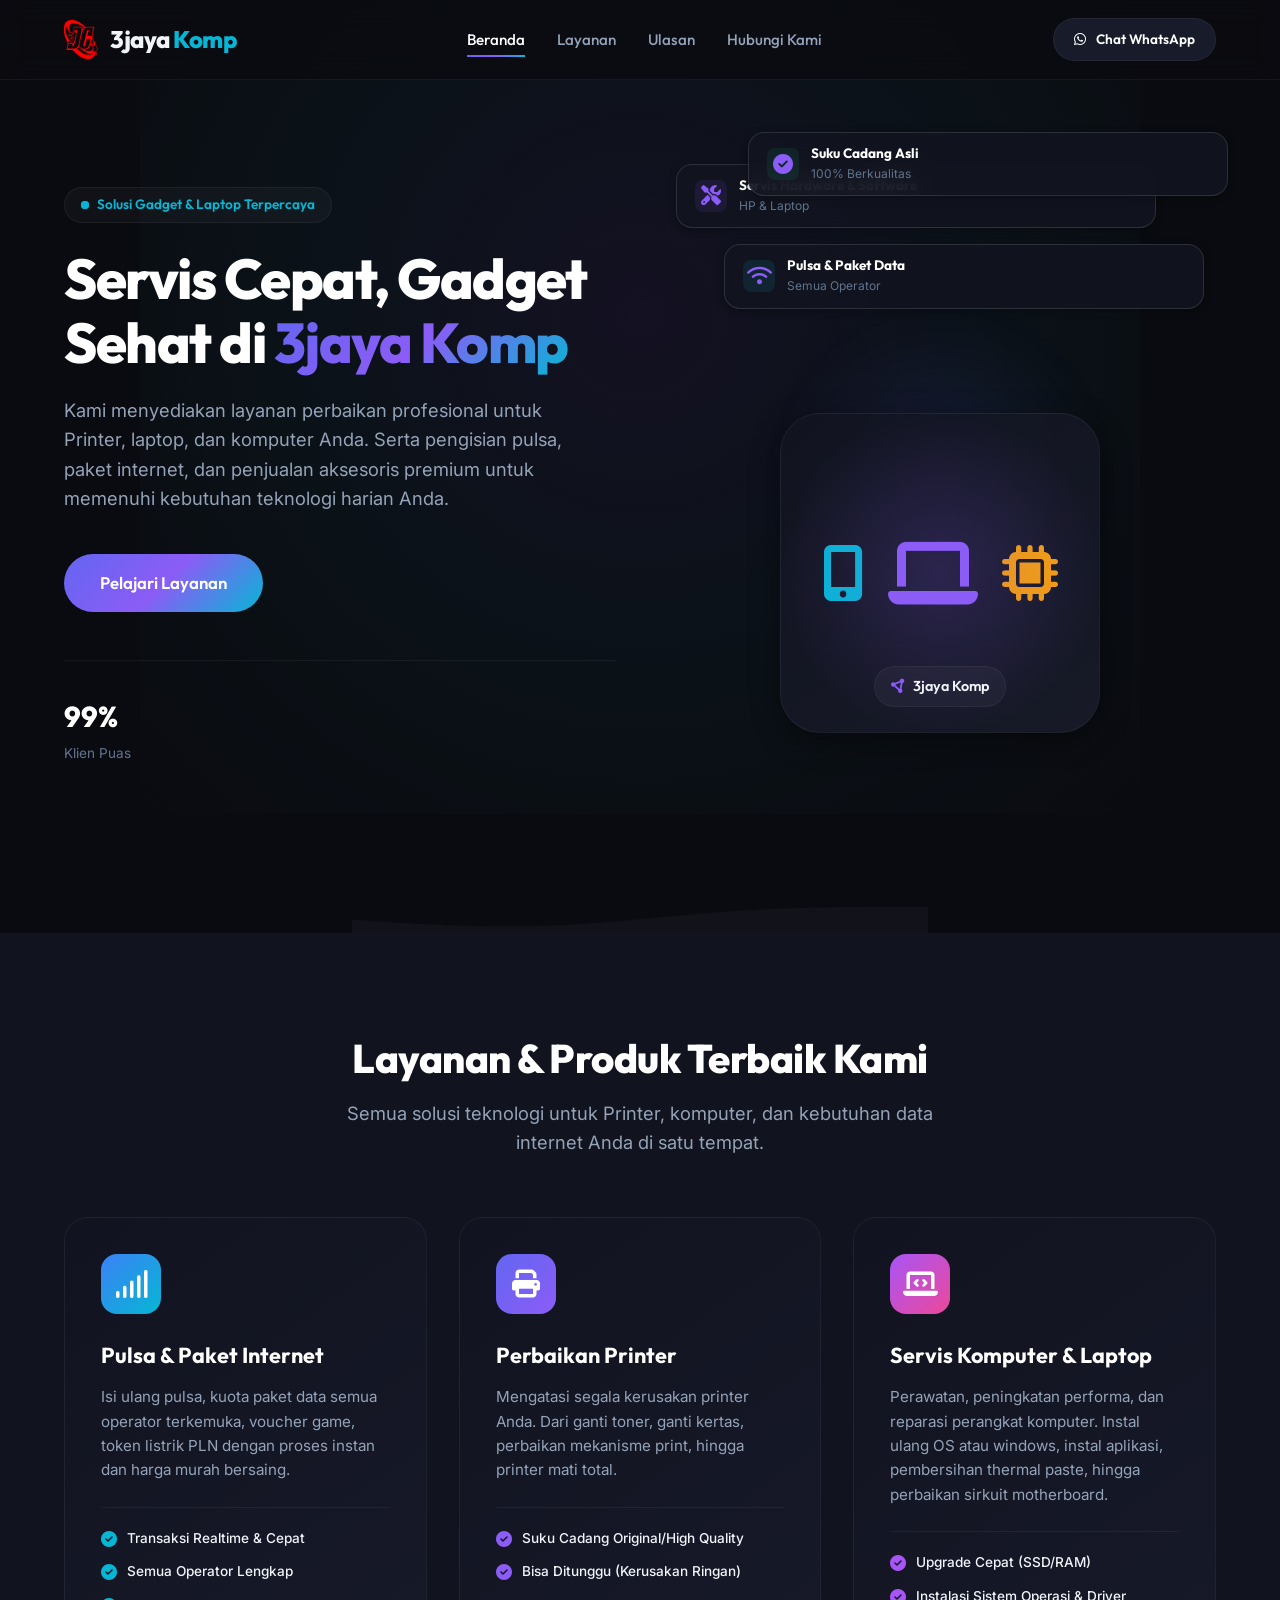
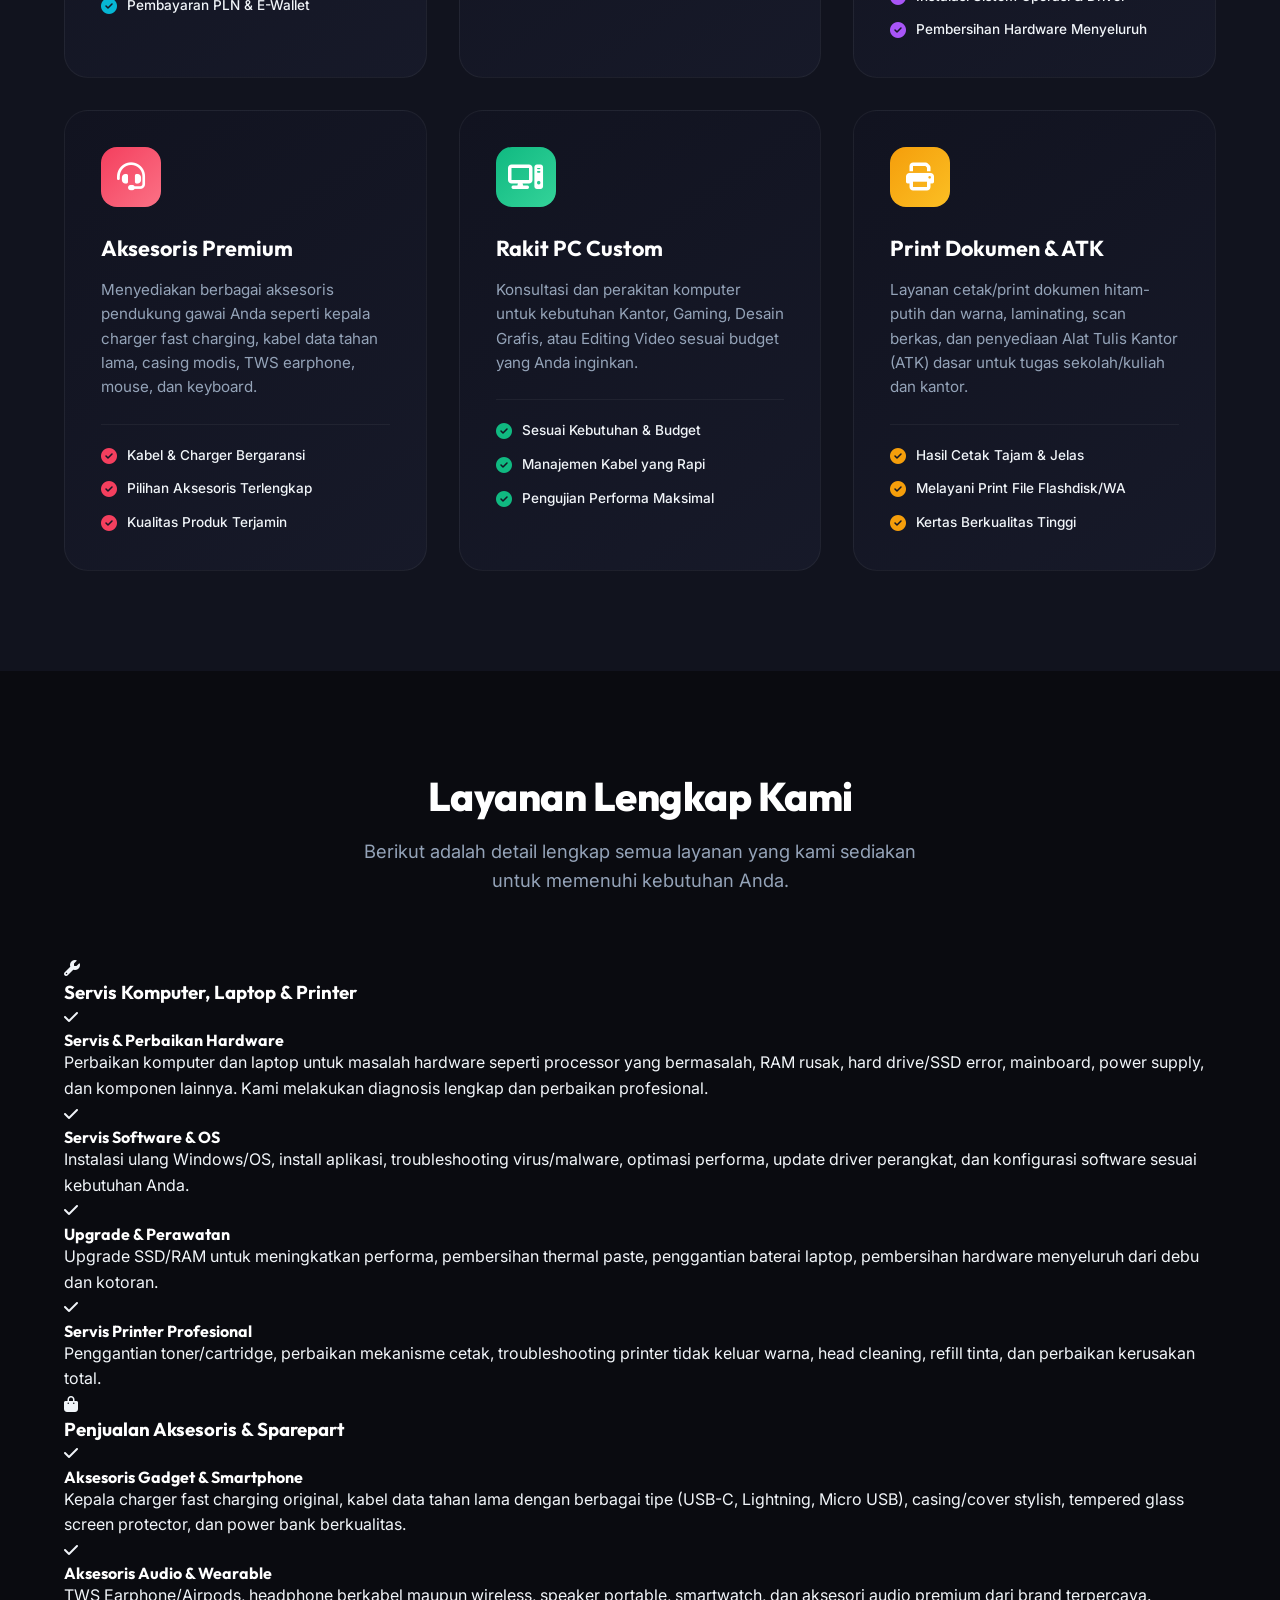
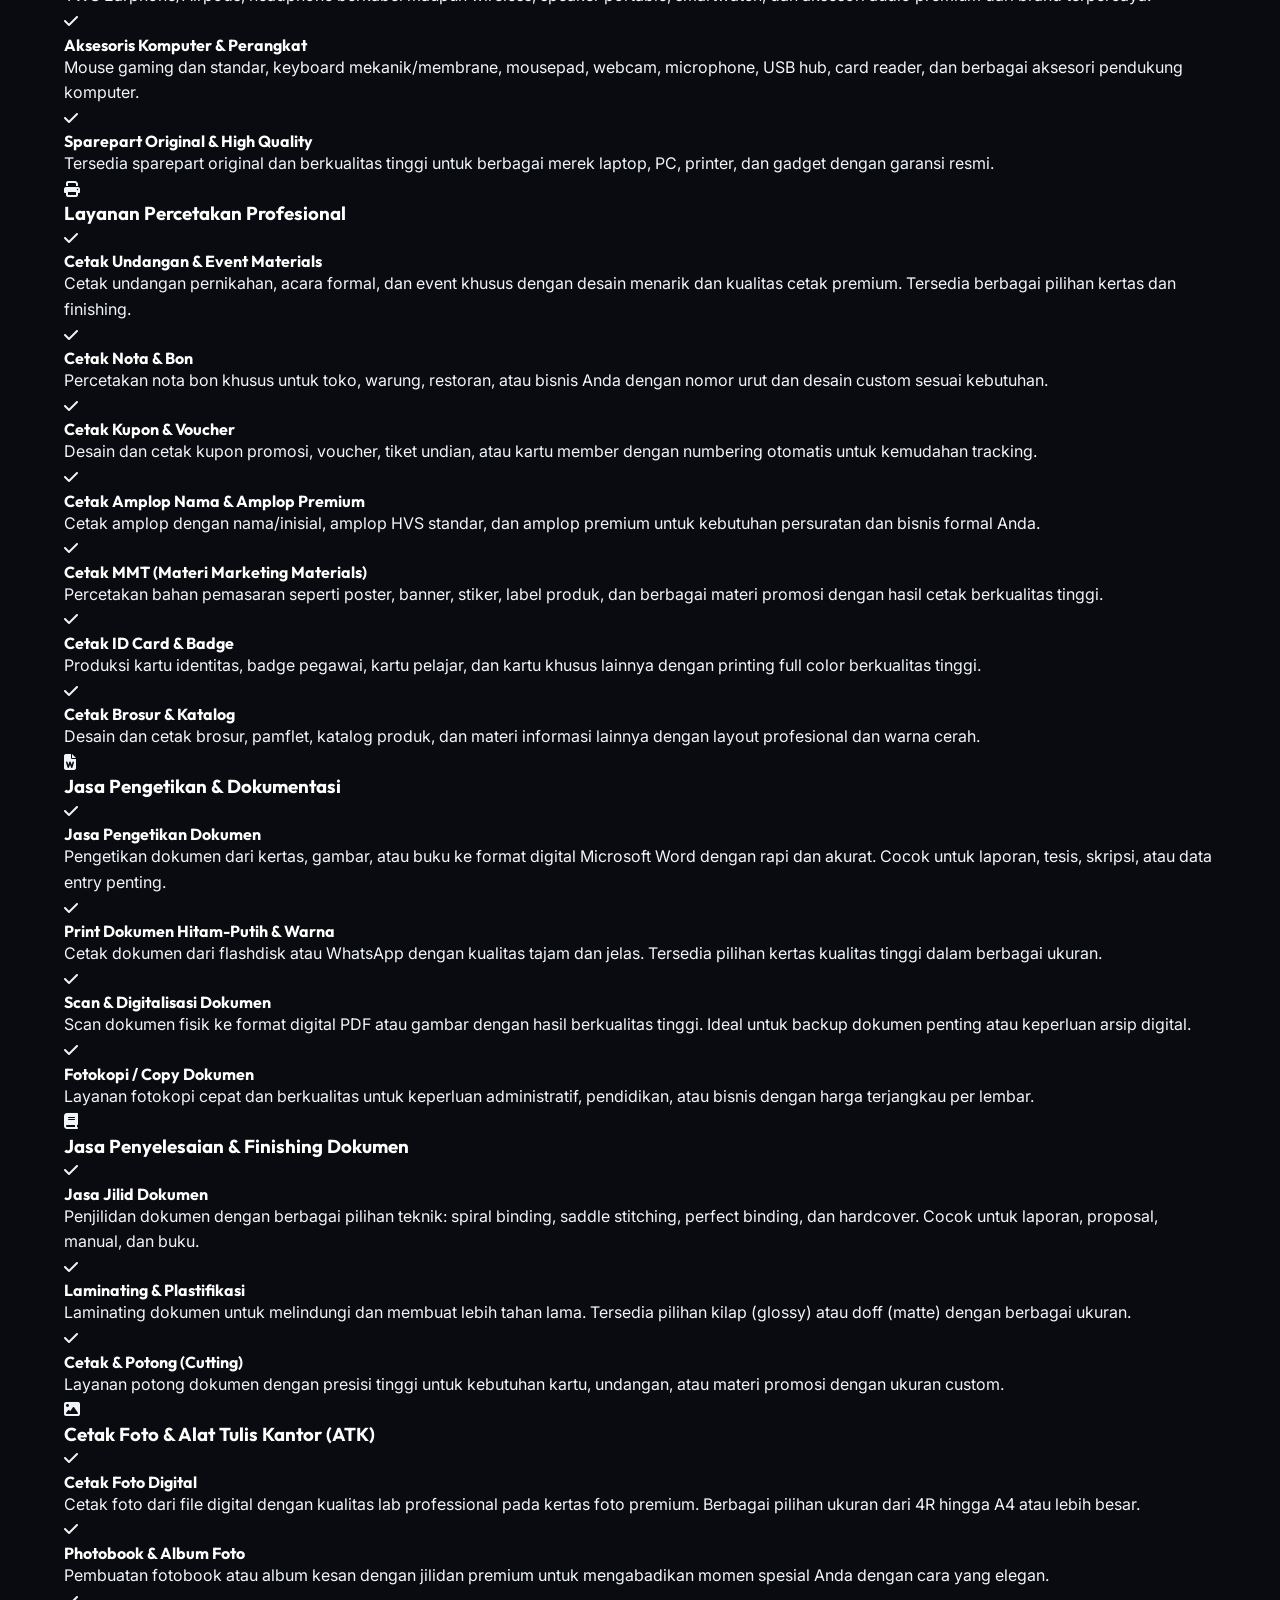
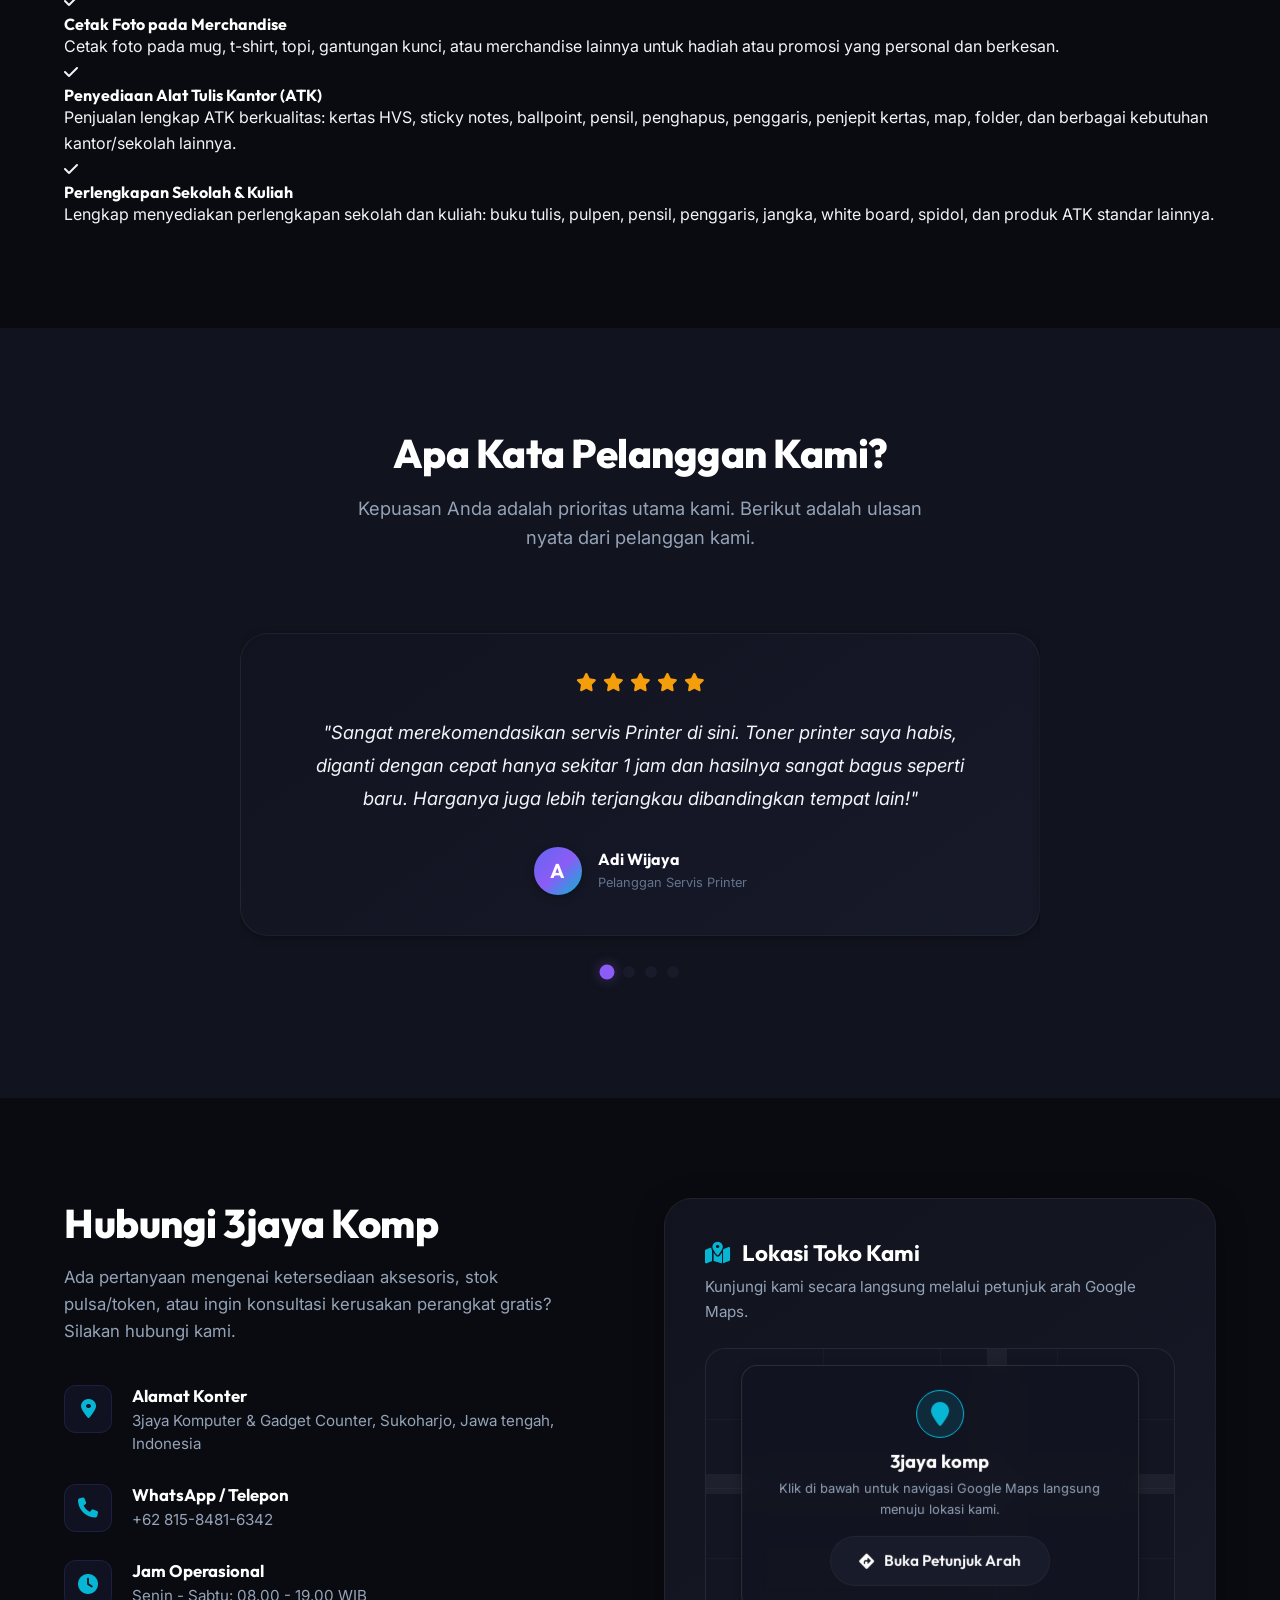
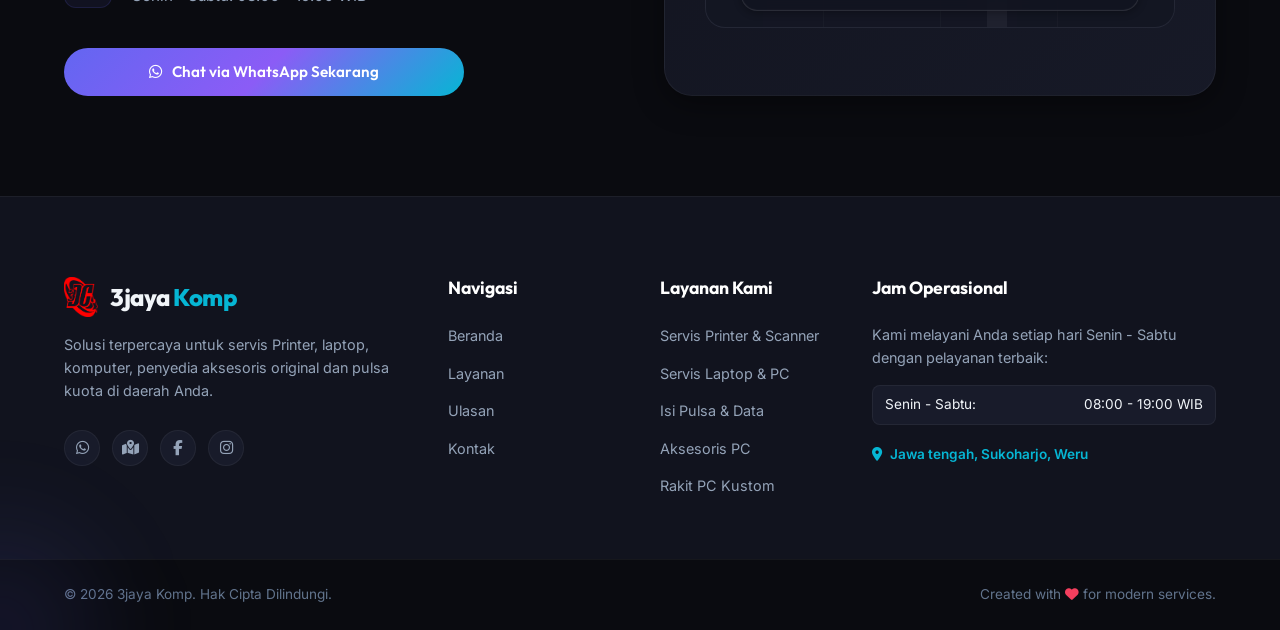
<file: index.html>
<!DOCTYPE html>
<html lang="id">
<head>
    <meta charset="UTF-8">
    <meta name="viewport" content="width=device-width, initial-scale=1.0">
    <title>3jaya Komp | Konter Gadget & Servis Komputer Terpercaya</title>
    <meta name="description" content="Solusi digital & perbaikan terpercaya untuk Gadget, HP, dan Laptop Anda di 3jaya Komp. Layanan cepat, aksesoris lengkap, pulsa & data, serta rakit PC bergaransi.">
    <meta name="keywords" content="3jaya komp, konter HP, servis laptop, servis HP, aksesoris komputer, pulsa murah, rakit PC, servis komputer, toko komputer, konter pulsa">
    <meta name="author" content="3jaya Komp">

    <!-- Kode untuk menambah logo Favicon/ogo Tab -->
     <link rel="icon" type="png" href="logo.png">
    
    <!-- Open Graph / Facebook -->
    <meta property="og:type" content="website">
    <meta property="og:title" content="3jaya Komp | Konter Gadget & Servis Komputer Terpercaya">
    <meta property="og:description" content="Layanan cepat, aksesoris lengkap, pulsa & data, serta servis HP & Laptop bergaransi. Hubungi 3jaya Komp sekarang!">
    <meta property="og:url" content="https://maps.app.goo.gl/JMgKLhXPdoYS5ugH7">
    
    <!-- Google Fonts -->
    <link rel="preconnect" href="https://fonts.googleapis.com">
    <link rel="preconnect" href="https://fonts.gstatic.com" crossorigin>
    <link href="https://fonts.googleapis.com/css2?family=Inter:wght@300;400;500;600;700&family=Outfit:wght@400;500;600;700;800&display=swap" rel="stylesheet">
    
    <!-- Font Awesome Icons -->
    <link rel="stylesheet" href="https://cdnjs.cloudflare.com/ajax/libs/font-awesome/6.4.0/css/all.min.css">
    
    <!-- Custom CSS -->
    <link rel="stylesheet" href="styles.css">
</head>
<body>

    <!-- Scroll Indicator Bar -->
    <div class="scroll-progress-container">
        <div class="scroll-progress-bar" id="scrollProgress"></div>
    </div>

    <!-- Header / Navbar -->
    <header class="navbar-header" id="navbar">
        <div class="container navbar-container">
            <a href="#home" class="logo-link" id="logoLink">
                <img src="logo.png" alt="Logo 3jaya Komp" class="logo-img" id="navLogo">
                <span class="logo-text">3jaya <span class="accent-text">Komp</span></span>
            </a>
            
            <nav class="nav-menu" id="navMenu">
                <ul class="nav-list">
                    <li class="nav-item"><a href="#home" class="nav-link active">Beranda</a></li>
                    <li class="nav-item"><a href="#layanan" class="nav-link">Layanan</a></li>
                    <li class="nav-item"><a href="#ulasan" class="nav-link">Ulasan</a></li>
                    <li class="nav-item"><a href="#kontak" class="nav-link">Hubungi Kami</a></li>
                </ul>
            </nav>
            
            <div class="nav-cta">
                <a href="https://wa.me/62881584816342?text=Halo%203jaya%20Komp,%20saya%20tertarik%20dengan%20layanan%20Anda" target="_blank" rel="noopener noreferrer" class="btn btn-primary btn-nav-cta" id="navWhatsAppBtn">
                    <i class="fab fa-whatsapp"></i> Chat WhatsApp
                </a>
                <button class="hamburger-btn" id="hamburgerBtn" aria-label="Buka Menu">
                    <span class="bar"></span>
                    <span class="bar"></span>
                    <span class="bar"></span>
                </button>
            </div>
        </div>
    </header>

    <!-- Main Content -->
    <main>
        
        <!-- Hero Section -->
        <section id="home" class="hero-section">
            <div class="hero-bg-glow"></div>
            <div class="container hero-container grid-2">
                <div class="hero-content reveal-left">
                    <div class="badge-new">
                        <span class="badge-pulse"></span>
                        <span>Solusi Gadget & Laptop Terpercaya</span>
                    </div>
                    <h1 class="hero-title">
                        Servis Cepat, Gadget Sehat di <span class="gradient-text">3jaya Komp</span>
                    </h1>
                    <p class="hero-description">
                        Kami menyediakan layanan perbaikan profesional untuk Printer, laptop, dan komputer Anda. Serta pengisian pulsa, paket internet, dan penjualan aksesoris premium untuk memenuhi kebutuhan teknologi harian Anda.
                    </p>
                    <div class="hero-actions">
                        <a href="#layanan" class="btn btn-gradient btn-large">
                            Pelajari Layanan
                        </a>
                    </div>
                    <div class="hero-metrics">
                        <div class="metric-item">
                            <div class="metric-number">99%</div>
                            <div class="metric-label">Klien Puas</div>
                        </div>
                    </div>
                </div>
                
                <div class="hero-visual reveal-right">
                    <div class="visual-wrapper" data-parallax>
                        <div class="glow-orb"></div>
                        <div class="tech-card floating-card-1">
                            <div class="card-icon"><i class="fa-solid fa-screwdriver-wrench"></i></div>
                            <div class="card-info">
                                <h4>Servis Hardware & Software</h4>
                                <p>HP & Laptop</p>
                            </div>
                        </div>
                        <div class="tech-card floating-card-2">
                            <div class="card-icon text-emerald"><i class="fa-solid fa-circle-check"></i></div>
                            <div class="card-info">
                                <h4>Suku Cadang Asli</h4>
                                <p>100% Berkualitas</p>
                            </div>
                        </div>
                        <div class="tech-card floating-card-3">
                            <div class="card-icon text-cyan"><i class="fa-solid fa-wifi"></i></div>
                            <div class="card-info">
                                <h4>Pulsa & Paket Data</h4>
                                <p>Semua Operator</p>
                            </div>
                        </div>
                        <div class="main-illustration">
                            <!-- Visual placeholder using beautiful glassmorphic container and device icons -->
                            <div class="visual-device-frame">
                                <div class="device-glow"></div>
                                <div class="device-icons-grid">
                                    <i class="fa-solid fa-mobile-screen-button device-icon main-icon-phone"></i>
                                    <i class="fa-solid fa-laptop device-icon main-icon-laptop"></i>
                                    <i class="fa-solid fa-microchip device-icon main-icon-chip"></i>
                                </div>
                                <div class="store-badge">
                                    <div class="logo-mark"><i class="fa-solid fa-circle-nodes"></i></div>
                                    <span>3jaya Komp</span>
                                </div>
                            </div>
                        </div>
                    </div>
                </div>
            </div>
            <div class="section-divider">
                <svg viewBox="0 0 1440 100" fill="none" xmlns="http://www.w3.org/2000/svg">
                    <path d="M0,64L80,69.3C160,75,320,85,480,80C640,75,800,53,960,42.7C1120,32,1280,32,1360,32L1440,32L1440,100L1360,100C1280,100,1120,100,960,100C800,100,640,100,480,100C320,100,160,100,80,100L0,100Z" fill="#12131a"></path>
                </svg>
            </div>
        </section>

        <!-- Services Section -->
        <section id="layanan" class="services-section">
            <div class="container">
                <div class="section-header text-center reveal-up">
                    <h2 class="section-title">Layanan & Produk Terbaik Kami</h2>
                    <p class="section-subtitle">Semua solusi teknologi untuk Printer, komputer, dan kebutuhan data internet Anda di satu tempat.</p>
                </div>
                
                <div class="services-grid grid-3">
                    <!-- Card 1: Pulsa & Internet -->
                    <div class="service-card reveal-up" style="transition-delay: 0.1s;">
                        <div class="service-icon-wrapper gradient-blue">
                            <i class="fa-solid fa-signal"></i>
                        </div>
                        <h3 class="service-card-title">Pulsa & Paket Internet</h3>
                        <p class="service-card-desc">
                            Isi ulang pulsa, kuota paket data semua operator terkemuka, voucher game, token listrik PLN dengan proses instan dan harga murah bersaing.
                        </p>
                        <ul class="service-features">
                            <li><i class="fa-solid fa-check-circle text-cyan"></i> Transaksi Realtime & Cepat</li>
                            <li><i class="fa-solid fa-check-circle text-cyan"></i> Semua Operator Lengkap</li>
                            <li><i class="fa-solid fa-check-circle text-cyan"></i> Pembayaran PLN & E-Wallet</li>
                        </ul>
                    </div>

                    <!-- Card 2: Servis Printer -->
                    <div class="service-card reveal-up" style="transition-delay: 0.2s;">
                        <div class="service-icon-wrapper gradient-violet">
                            <i class="fa-solid fa-print"></i>
                        </div>
                        <h3 class="service-card-title">Perbaikan Printer</h3>
                        <p class="service-card-desc">
                            Mengatasi segala kerusakan printer Anda. Dari ganti toner, ganti kertas, perbaikan mekanisme print, hingga printer mati total.
                        </p>
                        <ul class="service-features">
                            <li><i class="fa-solid fa-check-circle text-violet"></i> Suku Cadang Original/High Quality</li>
                            <li><i class="fa-solid fa-check-circle text-violet"></i> Bisa Ditunggu (Kerusakan Ringan)</li>
                        </ul>
                    </div>

                    <!-- Card 3: Servis Komputer & Laptop -->
                    <div class="service-card reveal-up" style="transition-delay: 0.3s;">
                        <div class="service-icon-wrapper gradient-purple">
                            <i class="fa-solid fa-laptop-code"></i>
                        </div>
                        <h3 class="service-card-title">Servis Komputer & Laptop</h3>
                        <p class="service-card-desc">
                            Perawatan, peningkatan performa, dan reparasi perangkat komputer. Instal ulang OS atau windows, instal aplikasi, pembersihan thermal paste, hingga perbaikan sirkuit motherboard.
                        </p>
                        <ul class="service-features">
                            <li><i class="fa-solid fa-check-circle text-purple"></i> Upgrade Cepat (SSD/RAM)</li>
                            <li><i class="fa-solid fa-check-circle text-purple"></i> Instalasi Sistem Operasi & Driver</li>
                            <li><i class="fa-solid fa-check-circle text-purple"></i> Pembersihan Hardware Menyeluruh</li>
                        </ul>
                    </div>

                    <!-- Card 4: Aksesoris Gadget -->
                    <div class="service-card reveal-up" style="transition-delay: 0.1s;">
                        <div class="service-icon-wrapper gradient-rose">
                            <i class="fa-solid fa-headset"></i>
                        </div>
                        <h3 class="service-card-title">Aksesoris Premium</h3>
                        <p class="service-card-desc">
                            Menyediakan berbagai aksesoris pendukung gawai Anda seperti kepala charger fast charging, kabel data tahan lama, casing modis, TWS earphone, mouse, dan keyboard.
                        </p>
                        <ul class="service-features">
                            <li><i class="fa-solid fa-check-circle text-rose"></i> Kabel & Charger Bergaransi</li>
                            <li><i class="fa-solid fa-check-circle text-rose"></i> Pilihan Aksesoris Terlengkap</li>
                            <li><i class="fa-solid fa-check-circle text-rose"></i> Kualitas Produk Terjamin</li>
                        </ul>
                    </div>

                    <!-- Card 5: Rakit PC & Instalasi -->
                    <div class="service-card reveal-up" style="transition-delay: 0.2s;">
                        <div class="service-icon-wrapper gradient-emerald">
                            <i class="fa-solid fa-computer"></i>
                        </div>
                        <h3 class="service-card-title">Rakit PC Custom</h3>
                        <p class="service-card-desc">
                            Konsultasi dan perakitan komputer untuk kebutuhan Kantor, Gaming, Desain Grafis, atau Editing Video sesuai budget yang Anda inginkan.
                        </p>
                        <ul class="service-features">
                            <li><i class="fa-solid fa-check-circle text-emerald"></i> Sesuai Kebutuhan & Budget</li>
                            <li><i class="fa-solid fa-check-circle text-emerald"></i> Manajemen Kabel yang Rapi</li>
                            <li><i class="fa-solid fa-check-circle text-emerald"></i> Pengujian Performa Maksimal</li>
                        </ul>
                    </div>

                    <!-- Card 6: Jasa Cetak & ATK -->
                    <div class="service-card reveal-up" style="transition-delay: 0.3s;">
                        <div class="service-icon-wrapper gradient-amber">
                            <i class="fa-solid fa-print"></i>
                        </div>
                        <h3 class="service-card-title">Print Dokumen & ATK</h3>
                        <p class="service-card-desc">
                            Layanan cetak/print dokumen hitam-putih dan warna, laminating, scan berkas, dan penyediaan Alat Tulis Kantor (ATK) dasar untuk tugas sekolah/kuliah dan kantor.
                        </p>
                        <ul class="service-features">
                            <li><i class="fa-solid fa-check-circle text-amber"></i> Hasil Cetak Tajam & Jelas</li>
                            <li><i class="fa-solid fa-check-circle text-amber"></i> Melayani Print File Flashdisk/WA</li>
                            <li><i class="fa-solid fa-check-circle text-amber"></i> Kertas Berkualitas Tinggi</li>
                        </ul>
                    </div>
                </div>
            </div>
        </section>

        <!-- Detailed Services Section -->
        <section class="detailed-services-section">
            <div class="container">
                <div class="section-header text-center reveal-up">
                    <h2 class="section-title">Layanan Lengkap Kami</h2>
                    <p class="section-subtitle">Berikut adalah detail lengkap semua layanan yang kami sediakan untuk memenuhi kebutuhan Anda.</p>
                </div>

                <div class="services-categories reveal-up">
                    <!-- Category 1: Servis Komputer, Laptop, dan Printer -->
                    <div class="service-category">
                        <div class="category-header">
                            <i class="fa-solid fa-wrench service-category-icon"></i>
                            <h3>Servis Komputer, Laptop & Printer</h3>
                        </div>
                        <div class="category-content">
                            <div class="service-list">
                                <div class="service-item">
                                    <span class="item-icon"><i class="fa-solid fa-check"></i></span>
                                    <div class="item-content">
                                        <h4>Servis & Perbaikan Hardware</h4>
                                        <p>Perbaikan komputer dan laptop untuk masalah hardware seperti processor yang bermasalah, RAM rusak, hard drive/SSD error, mainboard, power supply, dan komponen lainnya. Kami melakukan diagnosis lengkap dan perbaikan profesional.</p>
                                    </div>
                                </div>
                                <div class="service-item">
                                    <span class="item-icon"><i class="fa-solid fa-check"></i></span>
                                    <div class="item-content">
                                        <h4>Servis Software & OS</h4>
                                        <p>Instalasi ulang Windows/OS, install aplikasi, troubleshooting virus/malware, optimasi performa, update driver perangkat, dan konfigurasi software sesuai kebutuhan Anda.</p>
                                    </div>
                                </div>
                                <div class="service-item">
                                    <span class="item-icon"><i class="fa-solid fa-check"></i></span>
                                    <div class="item-content">
                                        <h4>Upgrade & Perawatan</h4>
                                        <p>Upgrade SSD/RAM untuk meningkatkan performa, pembersihan thermal paste, penggantian baterai laptop, pembersihan hardware menyeluruh dari debu dan kotoran.</p>
                                    </div>
                                </div>
                                <div class="service-item">
                                    <span class="item-icon"><i class="fa-solid fa-check"></i></span>
                                    <div class="item-content">
                                        <h4>Servis Printer Profesional</h4>
                                        <p>Penggantian toner/cartridge, perbaikan mekanisme cetak, troubleshooting printer tidak keluar warna, head cleaning, refill tinta, dan perbaikan kerusakan total.</p>
                                    </div>
                                </div>
                            </div>
                        </div>
                    </div>

                    <!-- Category 2: Penjualan Aksesoris & Sparepart -->
                    <div class="service-category">
                        <div class="category-header">
                            <i class="fa-solid fa-shopping-bag service-category-icon"></i>
                            <h3>Penjualan Aksesoris & Sparepart</h3>
                        </div>
                        <div class="category-content">
                            <div class="service-list">
                                <div class="service-item">
                                    <span class="item-icon"><i class="fa-solid fa-check"></i></span>
                                    <div class="item-content">
                                        <h4>Aksesoris Gadget & Smartphone</h4>
                                        <p>Kepala charger fast charging original, kabel data tahan lama dengan berbagai tipe (USB-C, Lightning, Micro USB), casing/cover stylish, tempered glass screen protector, dan power bank berkualitas.</p>
                                    </div>
                                </div>
                                <div class="service-item">
                                    <span class="item-icon"><i class="fa-solid fa-check"></i></span>
                                    <div class="item-content">
                                        <h4>Aksesoris Audio & Wearable</h4>
                                        <p>TWS Earphone/Airpods, headphone berkabel maupun wireless, speaker portable, smartwatch, dan aksesori audio premium dari brand terpercaya.</p>
                                    </div>
                                </div>
                                <div class="service-item">
                                    <span class="item-icon"><i class="fa-solid fa-check"></i></span>
                                    <div class="item-content">
                                        <h4>Aksesoris Komputer & Perangkat</h4>
                                        <p>Mouse gaming dan standar, keyboard mekanik/membrane, mousepad, webcam, microphone, USB hub, card reader, dan berbagai aksesori pendukung komputer.</p>
                                    </div>
                                </div>
                                <div class="service-item">
                                    <span class="item-icon"><i class="fa-solid fa-check"></i></span>
                                    <div class="item-content">
                                        <h4>Sparepart Original & High Quality</h4>
                                        <p>Tersedia sparepart original dan berkualitas tinggi untuk berbagai merek laptop, PC, printer, dan gadget dengan garansi resmi.</p>
                                    </div>
                                </div>
                            </div>
                        </div>
                    </div>

                    <!-- Category 3: Percetakan & Jasa Percetakan -->
                    <div class="service-category">
                        <div class="category-header">
                            <i class="fa-solid fa-print service-category-icon"></i>
                            <h3>Layanan Percetakan Profesional</h3>
                        </div>
                        <div class="category-content">
                            <div class="service-list">
                                <div class="service-item">
                                    <span class="item-icon"><i class="fa-solid fa-check"></i></span>
                                    <div class="item-content">
                                        <h4>Cetak Undangan & Event Materials</h4>
                                        <p>Cetak undangan pernikahan, acara formal, dan event khusus dengan desain menarik dan kualitas cetak premium. Tersedia berbagai pilihan kertas dan finishing.</p>
                                    </div>
                                </div>
                                <div class="service-item">
                                    <span class="item-icon"><i class="fa-solid fa-check"></i></span>
                                    <div class="item-content">
                                        <h4>Cetak Nota & Bon</h4>
                                        <p>Percetakan nota bon khusus untuk toko, warung, restoran, atau bisnis Anda dengan nomor urut dan desain custom sesuai kebutuhan.</p>
                                    </div>
                                </div>
                                <div class="service-item">
                                    <span class="item-icon"><i class="fa-solid fa-check"></i></span>
                                    <div class="item-content">
                                        <h4>Cetak Kupon & Voucher</h4>
                                        <p>Desain dan cetak kupon promosi, voucher, tiket undian, atau kartu member dengan numbering otomatis untuk kemudahan tracking.</p>
                                    </div>
                                </div>
                                <div class="service-item">
                                    <span class="item-icon"><i class="fa-solid fa-check"></i></span>
                                    <div class="item-content">
                                        <h4>Cetak Amplop Nama & Amplop Premium</h4>
                                        <p>Cetak amplop dengan nama/inisial, amplop HVS standar, dan amplop premium untuk kebutuhan persuratan dan bisnis formal Anda.</p>
                                    </div>
                                </div>
                                <div class="service-item">
                                    <span class="item-icon"><i class="fa-solid fa-check"></i></span>
                                    <div class="item-content">
                                        <h4>Cetak MMT (Materi Marketing Materials)</h4>
                                        <p>Percetakan bahan pemasaran seperti poster, banner, stiker, label produk, dan berbagai materi promosi dengan hasil cetak berkualitas tinggi.</p>
                                    </div>
                                </div>
                                <div class="service-item">
                                    <span class="item-icon"><i class="fa-solid fa-check"></i></span>
                                    <div class="item-content">
                                        <h4>Cetak ID Card & Badge</h4>
                                        <p>Produksi kartu identitas, badge pegawai, kartu pelajar, dan kartu khusus lainnya dengan printing full color berkualitas tinggi.</p>
                                    </div>
                                </div>
                                <div class="service-item">
                                    <span class="item-icon"><i class="fa-solid fa-check"></i></span>
                                    <div class="item-content">
                                        <h4>Cetak Brosur & Katalog</h4>
                                        <p>Desain dan cetak brosur, pamflet, katalog produk, dan materi informasi lainnya dengan layout profesional dan warna cerah.</p>
                                    </div>
                                </div>
                            </div>
                        </div>
                    </div>

                    <!-- Category 4: Jasa Pengetikan, Print, Scan, Copy -->
                    <div class="service-category">
                        <div class="category-header">
                            <i class="fa-solid fa-file-word service-category-icon"></i>
                            <h3>Jasa Pengetikan & Dokumentasi</h3>
                        </div>
                        <div class="category-content">
                            <div class="service-list">
                                <div class="service-item">
                                    <span class="item-icon"><i class="fa-solid fa-check"></i></span>
                                    <div class="item-content">
                                        <h4>Jasa Pengetikan Dokumen</h4>
                                        <p>Pengetikan dokumen dari kertas, gambar, atau buku ke format digital Microsoft Word dengan rapi dan akurat. Cocok untuk laporan, tesis, skripsi, atau data entry penting.</p>
                                    </div>
                                </div>
                                <div class="service-item">
                                    <span class="item-icon"><i class="fa-solid fa-check"></i></span>
                                    <div class="item-content">
                                        <h4>Print Dokumen Hitam-Putih & Warna</h4>
                                        <p>Cetak dokumen dari flashdisk atau WhatsApp dengan kualitas tajam dan jelas. Tersedia pilihan kertas kualitas tinggi dalam berbagai ukuran.</p>
                                    </div>
                                </div>
                                <div class="service-item">
                                    <span class="item-icon"><i class="fa-solid fa-check"></i></span>
                                    <div class="item-content">
                                        <h4>Scan & Digitalisasi Dokumen</h4>
                                        <p>Scan dokumen fisik ke format digital PDF atau gambar dengan hasil berkualitas tinggi. Ideal untuk backup dokumen penting atau keperluan arsip digital.</p>
                                    </div>
                                </div>
                                <div class="service-item">
                                    <span class="item-icon"><i class="fa-solid fa-check"></i></span>
                                    <div class="item-content">
                                        <h4>Fotokopi / Copy Dokumen</h4>
                                        <p>Layanan fotokopi cepat dan berkualitas untuk keperluan administratif, pendidikan, atau bisnis dengan harga terjangkau per lembar.</p>
                                    </div>
                                </div>
                            </div>
                        </div>
                    </div>

                    <!-- Category 5: Jilid, Laminating & Finishing -->
                    <div class="service-category">
                        <div class="category-header">
                            <i class="fa-solid fa-book service-category-icon"></i>
                            <h3>Jasa Penyelesaian & Finishing Dokumen</h3>
                        </div>
                        <div class="category-content">
                            <div class="service-list">
                                <div class="service-item">
                                    <span class="item-icon"><i class="fa-solid fa-check"></i></span>
                                    <div class="item-content">
                                        <h4>Jasa Jilid Dokumen</h4>
                                        <p>Penjilidan dokumen dengan berbagai pilihan teknik: spiral binding, saddle stitching, perfect binding, dan hardcover. Cocok untuk laporan, proposal, manual, dan buku.</p>
                                    </div>
                                </div>
                                <div class="service-item">
                                    <span class="item-icon"><i class="fa-solid fa-check"></i></span>
                                    <div class="item-content">
                                        <h4>Laminating & Plastifikasi</h4>
                                        <p>Laminating dokumen untuk melindungi dan membuat lebih tahan lama. Tersedia pilihan kilap (glossy) atau doff (matte) dengan berbagai ukuran.</p>
                                    </div>
                                </div>
                                <div class="service-item">
                                    <span class="item-icon"><i class="fa-solid fa-check"></i></span>
                                    <div class="item-content">
                                        <h4>Cetak & Potong (Cutting)</h4>
                                        <p>Layanan potong dokumen dengan presisi tinggi untuk kebutuhan kartu, undangan, atau materi promosi dengan ukuran custom.</p>
                                    </div>
                                </div>
                            </div>
                        </div>
                    </div>

                    <!-- Category 6: Cetak Foto & ATK -->
                    <div class="service-category">
                        <div class="category-header">
                            <i class="fa-solid fa-image service-category-icon"></i>
                            <h3>Cetak Foto & Alat Tulis Kantor (ATK)</h3>
                        </div>
                        <div class="category-content">
                            <div class="service-list">
                                <div class="service-item">
                                    <span class="item-icon"><i class="fa-solid fa-check"></i></span>
                                    <div class="item-content">
                                        <h4>Cetak Foto Digital</h4>
                                        <p>Cetak foto dari file digital dengan kualitas lab professional pada kertas foto premium. Berbagai pilihan ukuran dari 4R hingga A4 atau lebih besar.</p>
                                    </div>
                                </div>
                                <div class="service-item">
                                    <span class="item-icon"><i class="fa-solid fa-check"></i></span>
                                    <div class="item-content">
                                        <h4>Photobook & Album Foto</h4>
                                        <p>Pembuatan fotobook atau album kesan dengan jilidan premium untuk mengabadikan momen spesial Anda dengan cara yang elegan.</p>
                                    </div>
                                </div>
                                <div class="service-item">
                                    <span class="item-icon"><i class="fa-solid fa-check"></i></span>
                                    <div class="item-content">
                                        <h4>Cetak Foto pada Merchandise</h4>
                                        <p>Cetak foto pada mug, t-shirt, topi, gantungan kunci, atau merchandise lainnya untuk hadiah atau promosi yang personal dan berkesan.</p>
                                    </div>
                                </div>
                                <div class="service-item">
                                    <span class="item-icon"><i class="fa-solid fa-check"></i></span>
                                    <div class="item-content">
                                        <h4>Penyediaan Alat Tulis Kantor (ATK)</h4>
                                        <p>Penjualan lengkap ATK berkualitas: kertas HVS, sticky notes, ballpoint, pensil, penghapus, penggaris, penjepit kertas, map, folder, dan berbagai kebutuhan kantor/sekolah lainnya.</p>
                                    </div>
                                </div>
                                <div class="service-item">
                                    <span class="item-icon"><i class="fa-solid fa-check"></i></span>
                                    <div class="item-content">
                                        <h4>Perlengkapan Sekolah & Kuliah</h4>
                                        <p>Lengkap menyediakan perlengkapan sekolah dan kuliah: buku tulis, pulpen, pensil, penggaris, jangka, white board, spidol, dan produk ATK standar lainnya.</p>
                                    </div>
                                </div>
                            </div>
                        </div>
                    </div>
                </div>
            </div>
        </section>

        <!-- Testimonials Section -->
        <section id="ulasan" class="reviews-section">
            <div class="container">
                <div class="section-header text-center reveal-up">
                    <h2 class="section-title">Apa Kata Pelanggan Kami?</h2>
                    <p class="section-subtitle">Kepuasan Anda adalah prioritas utama kami. Berikut adalah ulasan nyata dari pelanggan kami.</p>
                </div>
                
                <div class="testimonial-slider-container reveal-up">
                    <div class="testimonial-track" id="testimonialTrack">
                        <!-- Testimonial 1 -->
                        <div class="testimonial-card">
                            <div class="testimonial-stars">
                                <i class="fa-solid fa-star"></i>
                                <i class="fa-solid fa-star"></i>
                                <i class="fa-solid fa-star"></i>
                                <i class="fa-solid fa-star"></i>
                                <i class="fa-solid fa-star"></i>
                            </div>
                            <p class="testimonial-text">
                                "Sangat merekomendasikan servis Printer di sini. Toner printer saya habis, diganti dengan cepat hanya sekitar 1 jam dan hasilnya sangat bagus seperti baru. Harganya juga lebih terjangkau dibandingkan tempat lain!"
                            </p>
                            <div class="testimonial-user">
                                <div class="user-avatar-initial">A</div>
                                <div class="user-info">
                                    <h4 class="user-name">Adi Wijaya</h4>
                                    <span class="user-status">Pelanggan Servis Printer</span>
                                </div>
                            </div>
                        </div>

                        <!-- Testimonial 2 -->
                        <div class="testimonial-card">
                            <div class="testimonial-stars">
                                <i class="fa-solid fa-star"></i>
                                <i class="fa-solid fa-star"></i>
                                <i class="fa-solid fa-star"></i>
                                <i class="fa-solid fa-star"></i>
                                <i class="fa-solid fa-star"></i>
                            </div>
                            <p class="testimonial-text">
                                "Laptop saya lemot parah. Dibawa ke 3jaya Komp disarankan upgrade SSD dan dibersihkan thermal paste-nya. Sekarang booting cuma hitungan detik. Pelayanannya sangat ramah dan transparan."
                            </p>
                            <div class="testimonial-user">
                                <div class="user-avatar-initial">R</div>
                                <div class="user-info">
                                    <h4 class="user-name">Rian Hidayat</h4>
                                    <span class="user-status">Pelanggan Servis Laptop</span>
                                </div>
                            </div>
                        </div>

                        <!-- Testimonial 3 -->
                        <div class="testimonial-card">
                            <div class="testimonial-stars">
                                <i class="fa-solid fa-star"></i>
                                <i class="fa-solid fa-star"></i>
                                <i class="fa-solid fa-star"></i>
                                <i class="fa-solid fa-star"></i>
                                <i class="fa-solid fa-star"></i>
                            </div>
                            <p class="testimonial-text">
                                "Selalu beli kuota data dan aksesoris di sini. Penjualnya cepat merespons, harganya murah-murah, dan kualitas barangnya original. Sangat memuaskan belanja di 3jaya komp."
                            </p>
                            <div class="testimonial-user">
                                <div class="user-avatar-initial">S</div>
                                <div class="user-info">
                                    <h4 class="user-name">Fajri</h4>
                                    <span class="user-status">Pelanggan Pulsa & Aksesoris</span>
                                </div>
                            </div>
                        </div>

                        <!-- Testimonial 4 -->
                        <div class="testimonial-card">
                            <div class="testimonial-stars">
                                <i class="fa-solid fa-star"></i>
                                <i class="fa-solid fa-star"></i>
                                <i class="fa-solid fa-star"></i>
                                <i class="fa-solid fa-star"></i>
                                <i class="fa-solid fa-star"></i>
                            </div>
                            <p class="testimonial-text">
                                "Rakit PC Gaming di sini dibantu pilih part-part yang pas sesuai budget saya. Cable management super rapi, dapet bonus install Windows pula. Mantap pokoknya 3jaya komp!"
                            </p>
                            <div class="testimonial-user">
                                <div class="user-avatar-initial">B</div>
                                <div class="user-info">
                                    <h4 class="user-name">Kasantoso_Tleser</h4>
                                    <span class="user-status">Pelanggan Rakit PC</span>
                                </div>
                            </div>
                        </div>
                    </div>
                    
                    <div class="slider-controls">
                        <button class="slider-dot active" data-index="0" aria-label="Slide 1"></button>
                        <button class="slider-dot" data-index="1" aria-label="Slide 2"></button>
                        <button class="slider-dot" data-index="2" aria-label="Slide 3"></button>
                        <button class="slider-dot" data-index="3" aria-label="Slide 4"></button>
                    </div>
                </div>
            </div>
        </section>

        <!-- Contact & Maps Section -->
        <section id="kontak" class="contact-section">
            <div class="container">
                <div class="grid-2 align-stretch">
                    
                    <!-- Contact Form Card -->
                    <div class="contact-info-card reveal-left">
                        <h2 class="section-title text-left">Hubungi 3jaya Komp</h2>
                        <p class="contact-card-sub text-left">Ada pertanyaan mengenai ketersediaan aksesoris, stok pulsa/token, atau ingin konsultasi kerusakan perangkat gratis? Silakan hubungi kami.</p>
                        
                        <div class="contact-details-list">
                            <div class="contact-detail-item">
                                <div class="contact-detail-icon"><i class="fa-solid fa-location-dot"></i></div>
                                <div class="contact-detail-text">
                                    <h4>Alamat Konter</h4>
                                    <p>3jaya Komputer & Gadget Counter, Sukoharjo, Jawa tengah, Indonesia</p>
                                </div>
                            </div>
                            
                            <div class="contact-detail-item">
                                <div class="contact-detail-icon"><i class="fa-solid fa-phone"></i></div>
                                <div class="contact-detail-text">
                                    <h4>WhatsApp / Telepon</h4>
                                    <p>+62 815-8481-6342</p>
                                </div>
                            </div>
                            
                            <div class="contact-detail-item">
                                <div class="contact-detail-icon"><i class="fa-solid fa-clock"></i></div>
                                <div class="contact-detail-text">
                                    <h4>Jam Operasional</h4>
                                    <p>Senin - Sabtu: 08.00 - 19.00 WIB</p>
                                </div>
                            </div>
                        </div>
                        
                        <div class="quick-contact-actions">
                            <a href="https://wa.me/6281234567890?text=Halo%203jaya%20Komp,%20saya%20ingin%20konsultasi%20mengenai%20layanan%20Anda" target="_blank" rel="noopener noreferrer" class="btn btn-gradient btn-full">
                                <i class="fab fa-whatsapp"></i> Chat via WhatsApp Sekarang
                            </a>
                        </div>
                    </div>
                    
                    <!-- Maps Embed Card -->
                    <div class="maps-card reveal-right">
                        <div class="maps-header-info">
                            <h3><i class="fa-solid fa-map-location-dot"></i> Lokasi Toko Kami</h3>
                            <p>Kunjungi kami secara langsung melalui petunjuk arah Google Maps.</p>
                        </div>
                        <div class="maps-visual-container">
                            <!-- Clickable graphic card pointing to Maps -->
                            <div class="maps-overlay-card">
                                <div class="maps-marker-pulse"><i class="fa-solid fa-location-pin"></i></div>
                                <h4>3jaya komp</h4>
                                <p>Klik di bawah untuk navigasi Google Maps langsung menuju lokasi kami.</p>
                                <a href="https://maps.app.goo.gl/JMgKLhXPdoYS5ugH7" target="_blank" rel="noopener noreferrer" class="btn btn-primary" id="openMapsBtn">
                                    <i class="fa-solid fa-directions"></i> Buka Petunjuk Arah
                                </a>
                            </div>
                            <div class="map-bg-pattern">
                                <!-- Elegant map grid placeholder -->
                                <div class="grid-line horizontal h1"></div>
                                <div class="grid-line horizontal h2"></div>
                                <div class="grid-line horizontal h3"></div>
                                <div class="grid-line vertical v1"></div>
                                <div class="grid-line vertical v2"></div>
                                <div class="grid-line vertical v3"></div>
                                <div class="grid-road road-main"></div>
                                <div class="grid-road road-cross"></div>
                            </div>
                        </div>
                    </div>
                    
                </div>
            </div>
        </section>

    </main>

    <!-- Footer -->
    <footer class="footer">
        <div class="container footer-grid">
            <div class="footer-brand">
                <a href="#home" class="logo-link">
                    <img src="logo.png" alt="Logo 3jaya Komp" class="logo-img">
                    <span class="logo-text">3jaya <span class="accent-text">Komp</span></span>
                </a>
                <p class="footer-desc">Solusi terpercaya untuk servis Printer, laptop, komputer, penyedia aksesoris original dan pulsa kuota di daerah Anda.</p>
                <div class="social-links">
                    <a href="https://wa.me/6281234567890" target="_blank" aria-label="WhatsApp"><i class="fab fa-whatsapp"></i></a>
                    <a href="https://maps.app.goo.gl/JMgKLhXPdoYS5ugH7" target="_blank" aria-label="Google Maps"><i class="fa-solid fa-map-location-dot"></i></a>
                    <a href="https://web.facebook.com/3JAYA.KOMP" target="_blank" aria-label="Facebook"><i class="fab fa-facebook-f"></i></a>
                    <a href="https://www.instagram.com/3jayakomputer_weru/" target="_blank" aria-label="Instagram"><i class="fab fa-instagram"></i></a>
                </div>
            </div>
            
            <div class="footer-links">
                <h4>Navigasi</h4>
                <ul>
                    <li><a href="#home">Beranda</a></li>
                    <li><a href="#layanan">Layanan</a></li>

                    <li><a href="#ulasan">Ulasan</a></li>
                    <li><a href="#kontak">Kontak</a></li>
                </ul>
            </div>
            
            <div class="footer-links">
                <h4>Layanan Kami</h4>
                <ul>
                    <li><a href="#layanan">Servis Printer & Scanner</a></li>
                    <li><a href="#layanan">Servis Laptop & PC</a></li>
                    <li><a href="#layanan">Isi Pulsa & Data</a></li>
                    <li><a href="#layanan">Aksesoris PC</a></li>
                    <li><a href="#layanan">Rakit PC Kustom</a></li>
                </ul>
            </div>
            
            <div class="footer-newsletter">
                <h4>Jam Operasional</h4>
                <p>Kami melayani Anda setiap hari Senin - Sabtu dengan pelayanan terbaik:</p>
                <div class="opening-hour-item">
                    <span>Senin - Sabtu:</span>
                    <span>08:00 - 19:00 WIB</span>
                </div>
                <div class="location-badge">
                    <i class="fa-solid fa-location-dot"></i> Jawa tengah, Sukoharjo, Weru
                </div>
            </div>
        </div>
        
        <div class="footer-bottom">
            <div class="container footer-bottom-flex">
                <p>&copy; 2026 3jaya Komp. Hak Cipta Dilindungi.</p>
                <p>Created with <i class="fa-solid fa-heart text-rose"></i> for modern services.</p>
            </div>
        </div>
    </footer>

    <!-- Back to Top Button -->
    <button class="back-to-top" id="backToTopBtn" aria-label="Kembali ke atas">
        <i class="fa-solid fa-arrow-up"></i>
    </button>

    <!-- Custom JavaScript -->
    <script src="app.js"></script>
</body>
</html>
</file>
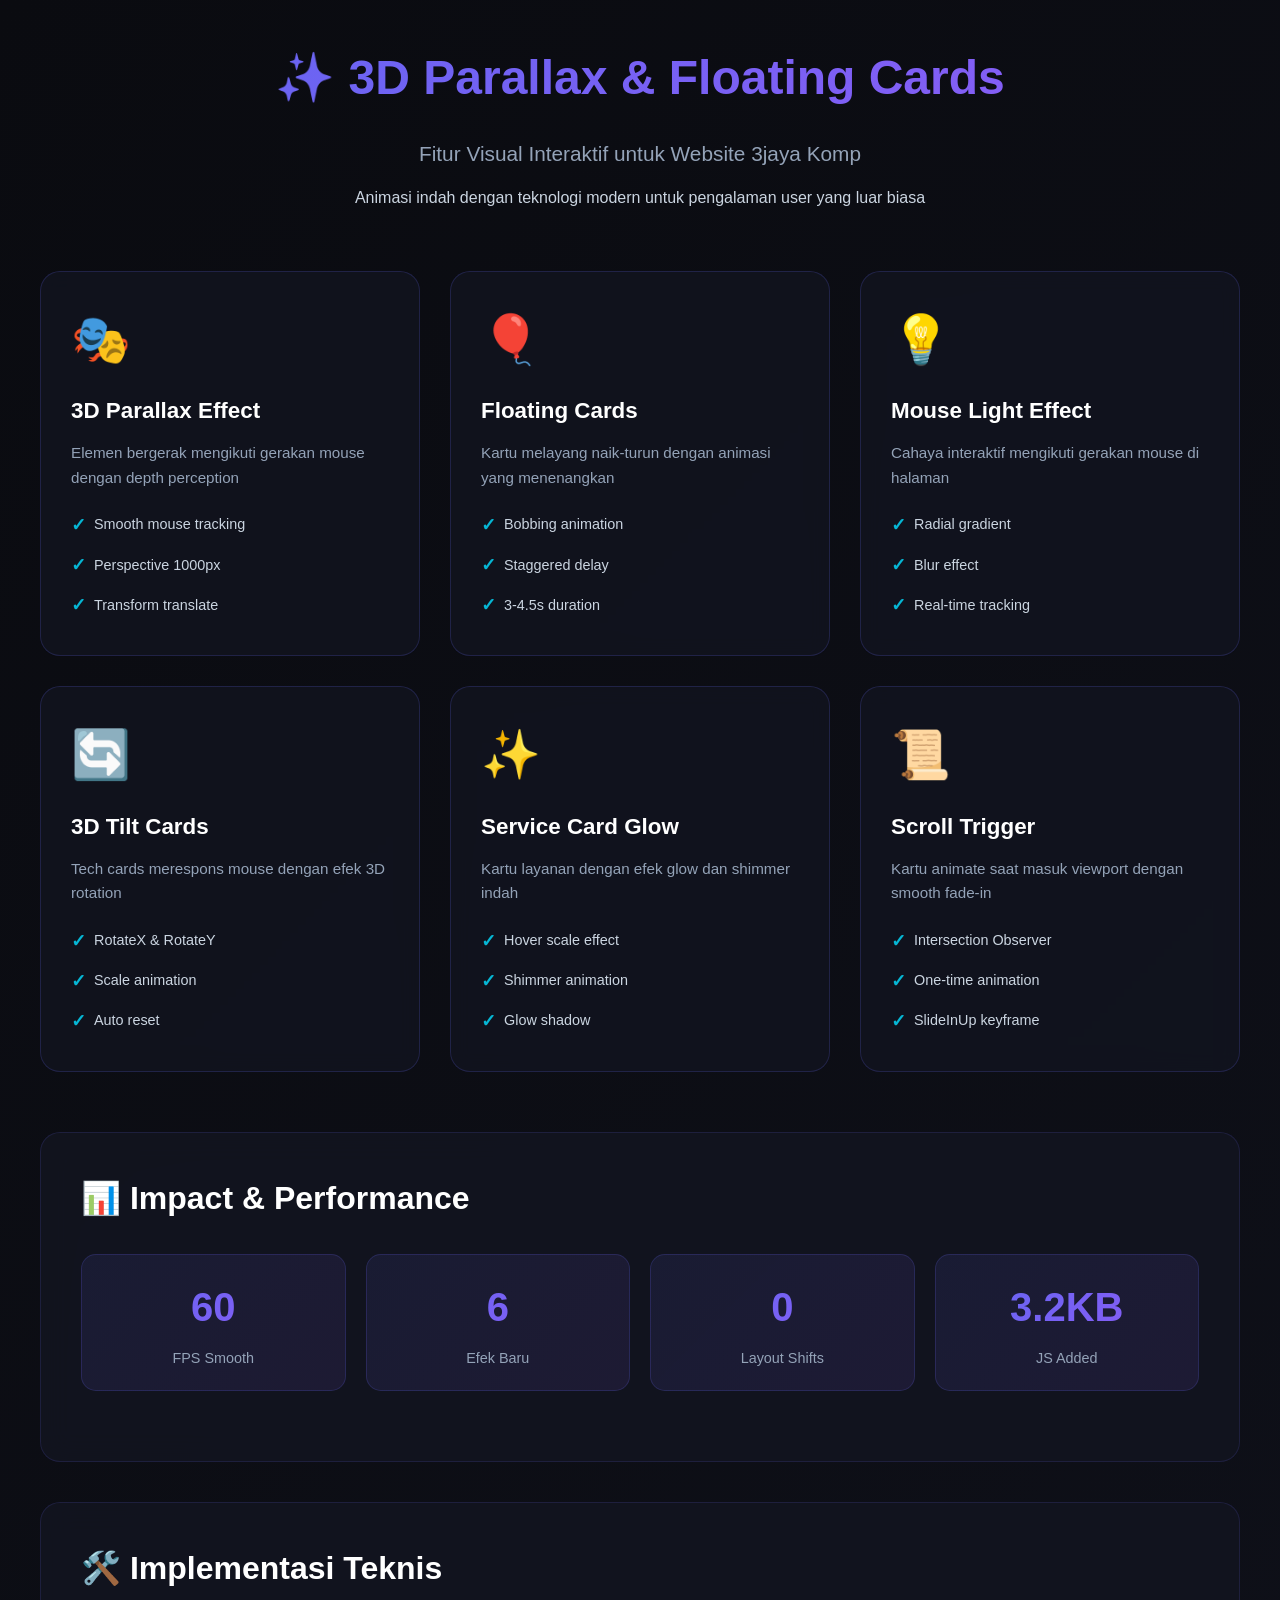
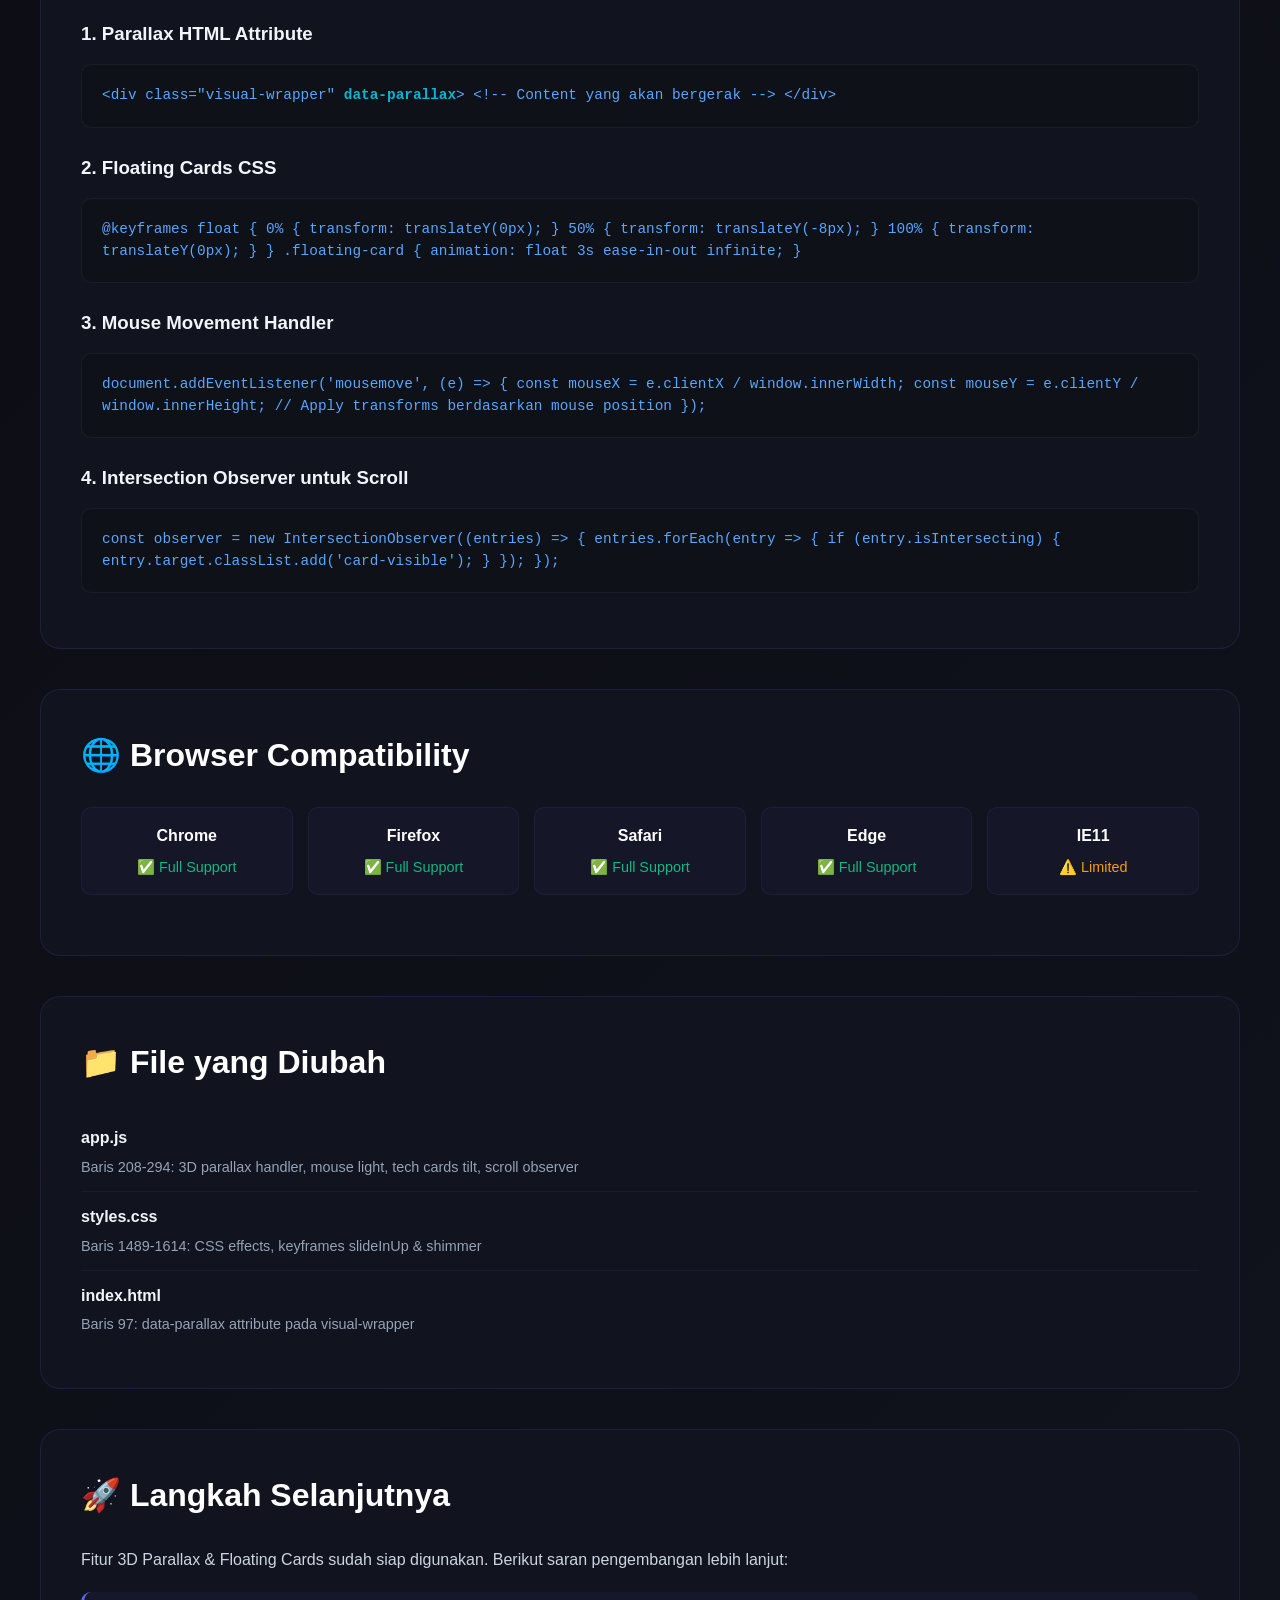
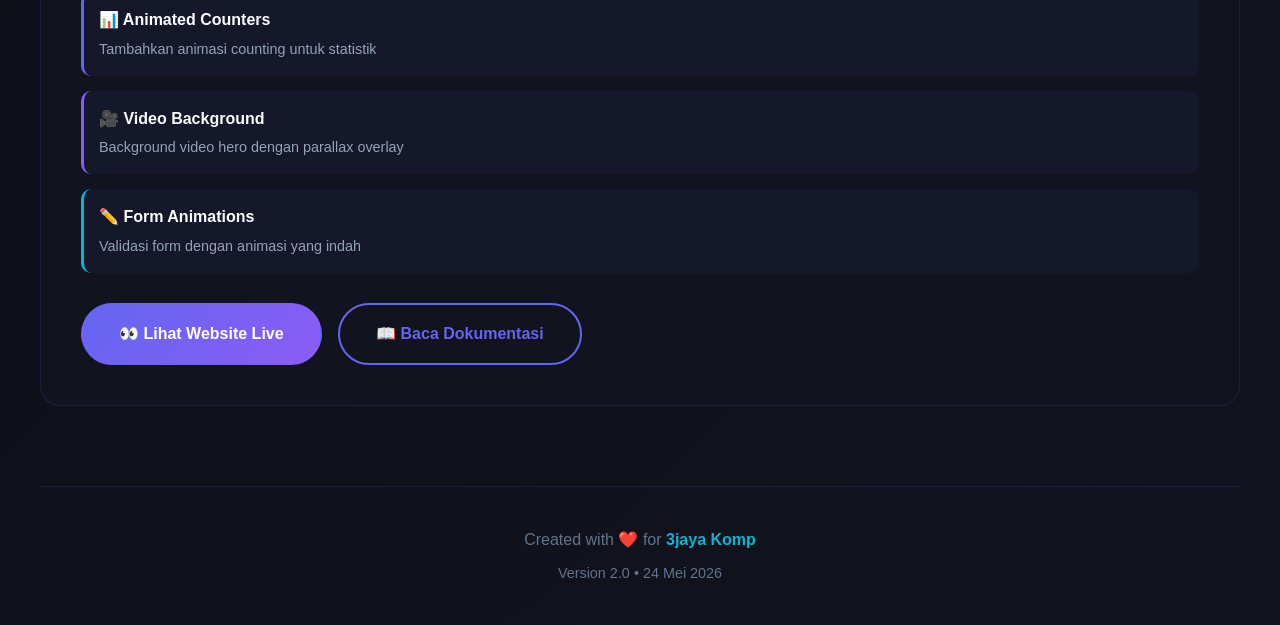
<file: PREVIEW_FITUR.html>
<!DOCTYPE html>
<html lang="id">
<head>
    <meta charset="UTF-8">
    <meta name="viewport" content="width=device-width, initial-scale=1.0">
    <title>Preview Fitur 3D Parallax - 3jaya Komp</title>
    <style>
        * { margin: 0; padding: 0; box-sizing: border-box; }
        
        body {
            font-family: 'Outfit', sans-serif;
            background: linear-gradient(135deg, #0a0b10 0%, #11131e 100%);
            color: #f1f5f9;
            line-height: 1.6;
            padding: 40px 20px;
            min-height: 100vh;
        }
        
        .container {
            max-width: 1200px;
            margin: 0 auto;
        }
        
        header {
            text-align: center;
            margin-bottom: 60px;
        }
        
        h1 {
            font-size: 3rem;
            background: linear-gradient(135deg, #6366f1, #8b5cf6);
            -webkit-background-clip: text;
            -webkit-text-fill-color: transparent;
            background-clip: text;
            margin-bottom: 20px;
            font-weight: 800;
        }
        
        .subtitle {
            font-size: 1.3rem;
            color: #94a3b8;
            margin-bottom: 10px;
        }
        
        .feature-grid {
            display: grid;
            grid-template-columns: repeat(auto-fit, minmax(280px, 1fr));
            gap: 30px;
            margin-bottom: 60px;
        }
        
        .feature-card {
            background: rgba(18, 20, 32, 0.8);
            backdrop-filter: blur(10px);
            border: 1px solid rgba(99, 102, 241, 0.2);
            border-radius: 20px;
            padding: 30px;
            transition: all 0.3s ease;
            position: relative;
            overflow: hidden;
        }
        
        .feature-card::before {
            content: '';
            position: absolute;
            top: 0; left: 0; right: 0; bottom: 0;
            background: radial-gradient(circle at 30% 30%, rgba(99, 102, 241, 0.1) 0%, transparent 70%);
            opacity: 0;
            transition: opacity 0.3s ease;
            pointer-events: none;
        }
        
        .feature-card:hover::before {
            opacity: 1;
        }
        
        .feature-card:hover {
            transform: translateY(-10px);
            border-color: rgba(99, 102, 241, 0.5);
            box-shadow: 0 20px 50px rgba(99, 102, 241, 0.2);
        }
        
        .feature-icon {
            font-size: 3rem;
            margin-bottom: 15px;
        }
        
        .feature-title {
            font-size: 1.4rem;
            font-weight: 700;
            margin-bottom: 12px;
            color: #fff;
        }
        
        .feature-desc {
            font-size: 0.95rem;
            color: #94a3b8;
            margin-bottom: 15px;
        }
        
        .feature-list {
            list-style: none;
            font-size: 0.9rem;
            color: #cbd5e1;
        }
        
        .feature-list li {
            padding: 6px 0;
            display: flex;
            align-items: center;
            gap: 8px;
        }
        
        .feature-list li::before {
            content: '✓';
            color: #06b6d4;
            font-weight: bold;
            font-size: 1.1rem;
        }
        
        .section {
            background: rgba(18, 20, 32, 0.9);
            backdrop-filter: blur(15px);
            border: 1px solid rgba(99, 102, 241, 0.15);
            border-radius: 20px;
            padding: 40px;
            margin-bottom: 40px;
        }
        
        .section h2 {
            font-size: 2rem;
            margin-bottom: 25px;
            color: #fff;
            display: flex;
            align-items: center;
            gap: 10px;
        }
        
        .code-block {
            background: #0f1118;
            border: 1px solid rgba(255, 255, 255, 0.05);
            border-radius: 10px;
            padding: 20px;
            overflow-x: auto;
            margin: 15px 0;
            font-family: 'Monaco', 'Courier', monospace;
            font-size: 0.9rem;
            color: #58a6ff;
            line-height: 1.5;
        }
        
        .stats-grid {
            display: grid;
            grid-template-columns: repeat(auto-fit, minmax(150px, 1fr));
            gap: 20px;
            margin: 30px 0;
        }
        
        .stat-item {
            text-align: center;
            padding: 20px;
            background: linear-gradient(135deg, rgba(99, 102, 241, 0.1) 0%, rgba(139, 92, 246, 0.1) 100%);
            border-radius: 15px;
            border: 1px solid rgba(99, 102, 241, 0.2);
        }
        
        .stat-number {
            font-size: 2.5rem;
            font-weight: 800;
            background: linear-gradient(135deg, #6366f1, #8b5cf6);
            -webkit-background-clip: text;
            -webkit-text-fill-color: transparent;
            background-clip: text;
        }
        
        .stat-label {
            font-size: 0.9rem;
            color: #94a3b8;
            margin-top: 8px;
        }
        
        .cta-button {
            display: inline-block;
            background: linear-gradient(135deg, #6366f1, #8b5cf6);
            color: #fff;
            padding: 16px 36px;
            border-radius: 50px;
            text-decoration: none;
            font-weight: 600;
            transition: all 0.3s ease;
            border: 2px solid transparent;
            cursor: pointer;
            font-size: 1rem;
        }
        
        .cta-button:hover {
            transform: translateY(-2px);
            box-shadow: 0 10px 30px rgba(99, 102, 241, 0.4);
        }
        
        .cta-button.secondary {
            background: transparent;
            border-color: #6366f1;
            color: #6366f1;
        }
        
        .cta-button.secondary:hover {
            background: rgba(99, 102, 241, 0.1);
        }
        
        .browser-support {
            display: grid;
            grid-template-columns: repeat(auto-fit, minmax(120px, 1fr));
            gap: 15px;
            margin: 20px 0;
        }
        
        .browser-item {
            text-align: center;
            padding: 15px;
            background: rgba(99, 102, 241, 0.05);
            border-radius: 10px;
            border: 1px solid rgba(99, 102, 241, 0.1);
        }
        
        .browser-name {
            font-weight: 600;
            color: #fff;
            margin-bottom: 8px;
        }
        
        .browser-status {
            font-size: 0.9rem;
            color: #10b981;
        }
        
        .browser-status.warning {
            color: #f59e0b;
        }
        
        footer {
            text-align: center;
            margin-top: 80px;
            padding-top: 40px;
            border-top: 1px solid rgba(99, 102, 241, 0.15);
            color: #62748d;
        }
        
        .highlight {
            color: #06b6d4;
            font-weight: 600;
        }
        
        @media (max-width: 768px) {
            h1 { font-size: 2rem; }
            .section { padding: 24px; }
            .feature-grid { grid-template-columns: 1fr; }
            .stats-grid { grid-template-columns: repeat(2, 1fr); }
        }
    </style>
</head>
<body>
    <div class="container">
        <header>
            <h1>✨ 3D Parallax & Floating Cards</h1>
            <p class="subtitle">Fitur Visual Interaktif untuk Website 3jaya Komp</p>
            <p style="color: #cbd5e1; margin-top: 15px;">Animasi indah dengan teknologi modern untuk pengalaman user yang luar biasa</p>
        </header>

        <!-- Feature Grid -->
        <div class="feature-grid">
            <div class="feature-card">
                <div class="feature-icon">🎭</div>
                <div class="feature-title">3D Parallax Effect</div>
                <p class="feature-desc">Elemen bergerak mengikuti gerakan mouse dengan depth perception</p>
                <ul class="feature-list">
                    <li>Smooth mouse tracking</li>
                    <li>Perspective 1000px</li>
                    <li>Transform translate</li>
                </ul>
            </div>

            <div class="feature-card">
                <div class="feature-icon">🎈</div>
                <div class="feature-title">Floating Cards</div>
                <p class="feature-desc">Kartu melayang naik-turun dengan animasi yang menenangkan</p>
                <ul class="feature-list">
                    <li>Bobbing animation</li>
                    <li>Staggered delay</li>
                    <li>3-4.5s duration</li>
                </ul>
            </div>

            <div class="feature-card">
                <div class="feature-icon">💡</div>
                <div class="feature-title">Mouse Light Effect</div>
                <p class="feature-desc">Cahaya interaktif mengikuti gerakan mouse di halaman</p>
                <ul class="feature-list">
                    <li>Radial gradient</li>
                    <li>Blur effect</li>
                    <li>Real-time tracking</li>
                </ul>
            </div>

            <div class="feature-card">
                <div class="feature-icon">🔄</div>
                <div class="feature-title">3D Tilt Cards</div>
                <p class="feature-desc">Tech cards merespons mouse dengan efek 3D rotation</p>
                <ul class="feature-list">
                    <li>RotateX & RotateY</li>
                    <li>Scale animation</li>
                    <li>Auto reset</li>
                </ul>
            </div>

            <div class="feature-card">
                <div class="feature-icon">✨</div>
                <div class="feature-title">Service Card Glow</div>
                <p class="feature-desc">Kartu layanan dengan efek glow dan shimmer indah</p>
                <ul class="feature-list">
                    <li>Hover scale effect</li>
                    <li>Shimmer animation</li>
                    <li>Glow shadow</li>
                </ul>
            </div>

            <div class="feature-card">
                <div class="feature-icon">📜</div>
                <div class="feature-title">Scroll Trigger</div>
                <p class="feature-desc">Kartu animate saat masuk viewport dengan smooth fade-in</p>
                <ul class="feature-list">
                    <li>Intersection Observer</li>
                    <li>One-time animation</li>
                    <li>SlideInUp keyframe</li>
                </ul>
            </div>
        </div>

        <!-- Statistik -->
        <div class="section">
            <h2>📊 Impact & Performance</h2>
            <div class="stats-grid">
                <div class="stat-item">
                    <div class="stat-number">60</div>
                    <div class="stat-label">FPS Smooth</div>
                </div>
                <div class="stat-item">
                    <div class="stat-number">6</div>
                    <div class="stat-label">Efek Baru</div>
                </div>
                <div class="stat-item">
                    <div class="stat-number">0</div>
                    <div class="stat-label">Layout Shifts</div>
                </div>
                <div class="stat-item">
                    <div class="stat-number">3.2KB</div>
                    <div class="stat-label">JS Added</div>
                </div>
            </div>
        </div>

        <!-- Implementasi -->
        <div class="section">
            <h2>🛠️ Implementasi Teknis</h2>
            
            <h3 style="margin-top: 25px; margin-bottom: 15px;">1. Parallax HTML Attribute</h3>
            <div class="code-block">
&lt;div class="visual-wrapper" <span class="highlight">data-parallax</span>&gt;
    &lt;!-- Content yang akan bergerak --&gt;
&lt;/div&gt;
            </div>

            <h3 style="margin-top: 25px; margin-bottom: 15px;">2. Floating Cards CSS</h3>
            <div class="code-block">
@keyframes float {
    0% { transform: translateY(0px); }
    50% { transform: translateY(-8px); }
    100% { transform: translateY(0px); }
}

.floating-card { animation: float 3s ease-in-out infinite; }
            </div>

            <h3 style="margin-top: 25px; margin-bottom: 15px;">3. Mouse Movement Handler</h3>
            <div class="code-block">
document.addEventListener('mousemove', (e) => {
    const mouseX = e.clientX / window.innerWidth;
    const mouseY = e.clientY / window.innerHeight;
    // Apply transforms berdasarkan mouse position
});
            </div>

            <h3 style="margin-top: 25px; margin-bottom: 15px;">4. Intersection Observer untuk Scroll</h3>
            <div class="code-block">
const observer = new IntersectionObserver((entries) => {
    entries.forEach(entry => {
        if (entry.isIntersecting) {
            entry.target.classList.add('card-visible');
        }
    });
});
            </div>
        </div>

        <!-- Browser Support -->
        <div class="section">
            <h2>🌐 Browser Compatibility</h2>
            <div class="browser-support">
                <div class="browser-item">
                    <div class="browser-name">Chrome</div>
                    <div class="browser-status">✅ Full Support</div>
                </div>
                <div class="browser-item">
                    <div class="browser-name">Firefox</div>
                    <div class="browser-status">✅ Full Support</div>
                </div>
                <div class="browser-item">
                    <div class="browser-name">Safari</div>
                    <div class="browser-status">✅ Full Support</div>
                </div>
                <div class="browser-item">
                    <div class="browser-name">Edge</div>
                    <div class="browser-status">✅ Full Support</div>
                </div>
                <div class="browser-item">
                    <div class="browser-name">IE11</div>
                    <div class="browser-status warning">⚠️ Limited</div>
                </div>
            </div>
        </div>

        <!-- File Changes -->
        <div class="section">
            <h2>📁 File yang Diubah</h2>
            <ul style="list-style: none; font-size: 1rem;">
                <li style="padding: 12px 0; border-bottom: 1px solid rgba(99, 102, 241, 0.1);">
                    <strong>app.js</strong>
                    <div style="color: #94a3b8; font-size: 0.9rem; margin-top: 5px;">Baris 208-294: 3D parallax handler, mouse light, tech cards tilt, scroll observer</div>
                </li>
                <li style="padding: 12px 0; border-bottom: 1px solid rgba(99, 102, 241, 0.1);">
                    <strong>styles.css</strong>
                    <div style="color: #94a3b8; font-size: 0.9rem; margin-top: 5px;">Baris 1489-1614: CSS effects, keyframes slideInUp & shimmer</div>
                </li>
                <li style="padding: 12px 0;">
                    <strong>index.html</strong>
                    <div style="color: #94a3b8; font-size: 0.9rem; margin-top: 5px;">Baris 97: data-parallax attribute pada visual-wrapper</div>
                </li>
            </ul>
        </div>

        <!-- Next Steps -->
        <div class="section">
            <h2>🚀 Langkah Selanjutnya</h2>
            <p style="margin-bottom: 20px; color: #cbd5e1;">Fitur 3D Parallax & Floating Cards sudah siap digunakan. Berikut saran pengembangan lebih lanjut:</p>
            
            <div style="display: grid; gap: 15px;">
                <div style="padding: 15px; background: rgba(99, 102, 241, 0.05); border-radius: 10px; border-left: 3px solid #6366f1;">
                    <strong style="color: #fff;">📊 Animated Counters</strong>
                    <div style="color: #94a3b8; font-size: 0.9rem; margin-top: 5px;">Tambahkan animasi counting untuk statistik</div>
                </div>
                
                <div style="padding: 15px; background: rgba(99, 102, 241, 0.05); border-radius: 10px; border-left: 3px solid #8b5cf6;">
                    <strong style="color: #fff;">🎥 Video Background</strong>
                    <div style="color: #94a3b8; font-size: 0.9rem; margin-top: 5px;">Background video hero dengan parallax overlay</div>
                </div>
                
                <div style="padding: 15px; background: rgba(99, 102, 241, 0.05); border-radius: 10px; border-left: 3px solid #06b6d4;">
                    <strong style="color: #fff;">✏️ Form Animations</strong>
                    <div style="color: #94a3b8; font-size: 0.9rem; margin-top: 5px;">Validasi form dengan animasi yang indah</div>
                </div>
            </div>

            <div style="margin-top: 30px;">
                <a href="index.html" class="cta-button" target="_blank">👀 Lihat Website Live</a>
                <a href="FITUR_BARU.md" class="cta-button secondary" style="margin-left: 12px;">📖 Baca Dokumentasi</a>
            </div>
        </div>

        <footer>
            <p>Created with ❤️ for <span class="highlight">3jaya Komp</span></p>
            <p style="margin-top: 10px; font-size: 0.9rem;">Version 2.0 • 24 Mei 2026</p>
        </footer>
    </div>
</body>
</html>
</file>
<file: styles.css>
/* ==========================================================================
   DESIGN SYSTEM & CUSTOM VARIABLES
   ========================================================================== */
:root {
    /* Colors */
    --bg-primary: #0a0b10;
    --bg-secondary: #11131e;
    --bg-tertiary: #181b2a;
    
    --text-primary: #f1f5f9;
    --text-secondary: #94a3b8;
    --text-muted: #62748d;
    
    --accent-indigo: #6366f1;
    --accent-violet: #8b5cf6;
    --accent-purple: #a855f7;
    --accent-cyan: #06b6d4;
    --accent-rose: #f43f5e;
    --accent-emerald: #10b981;
    --accent-amber: #f59e0b;
    
    --accent-gradient: linear-gradient(135deg, var(--accent-indigo) 0%, var(--accent-violet) 50%, var(--accent-cyan) 100%);
    --hover-gradient: linear-gradient(135deg, var(--accent-cyan) 0%, var(--accent-violet) 50%, var(--accent-indigo) 100%);
    --card-gradient: linear-gradient(145deg, rgba(18, 20, 32, 0.9) 0%, rgba(24, 27, 42, 0.9) 100%);
    
    --border-glow: rgba(99, 102, 241, 0.15);
    --border-light: rgba(255, 255, 255, 0.05);
    --border-hover: rgba(255, 255, 255, 0.12);
    
    --shadow-sm: 0 2px 8px rgba(0, 0, 0, 0.3);
    --shadow-md: 0 8px 30px rgba(0, 0, 0, 0.4);
    --shadow-glow: 0 0 25px rgba(99, 102, 241, 0.25);
    
    /* Layout */
    --max-width: 1200px;
    --header-height: 80px;
    --transition-fast: 0.2s cubic-bezier(0.4, 0, 0.2, 1);
    --transition-normal: 0.4s cubic-bezier(0.4, 0, 0.2, 1);
    --transition-slow: 0.8s cubic-bezier(0.2, 0.8, 0.2, 1);
    
    /* Fonts */
    --font-heading: 'Outfit', -apple-system, BlinkMacSystemFont, sans-serif;
    --font-body: 'Inter', -apple-system, BlinkMacSystemFont, sans-serif;
}

/* ==========================================================================
   RESET & BASE STYLES
   ========================================================================== */
*, *::before, *::after {
    box-sizing: border-box;
    margin: 0;
    padding: 0;
}

html {
    scroll-behavior: smooth;
    font-size: 16px;
    background-color: var(--bg-primary);
    color: var(--text-primary);
}

body {
    font-family: var(--font-body);
    line-height: 1.6;
    overflow-x: hidden;
    background-color: var(--bg-primary);
    color: var(--text-primary);
    -webkit-font-smoothing: antialiased;
}

/* Scrollbar */
::-webkit-scrollbar {
    width: 10px;
}
::-webkit-scrollbar-track {
    background: var(--bg-primary);
}
::-webkit-scrollbar-thumb {
    background: var(--bg-tertiary);
    border: 2px solid var(--bg-primary);
    border-radius: 6px;
}
::-webkit-scrollbar-thumb:hover {
    background: var(--accent-violet);
}

/* Selection */
::selection {
    background-color: var(--accent-violet);
    color: #fff;
}

/* Typography & Headings */
h1, h2, h3, h4, h5, h6 {
    font-family: var(--font-heading);
    font-weight: 700;
    line-height: 1.25;
    color: #fff;
}

a {
    color: inherit;
    text-decoration: none;
    transition: var(--transition-fast);
}

img, svg {
    max-width: 100%;
    height: auto;
    display: block;
}

/* ==========================================================================
   REUSABLE UTILITIES
   ========================================================================== */
.container {
    width: 100%;
    max-width: var(--max-width);
    margin: 0 auto;
    padding: 0 24px;
}

.grid-2 {
    display: grid;
    grid-template-columns: repeat(2, 1fr);
    gap: 48px;
}

.grid-3 {
    display: grid;
    grid-template-columns: repeat(3, 1fr);
    gap: 32px;
}

.align-center {
    align-items: center;
}

.align-stretch {
    align-items: stretch;
}

.text-center {
    text-align: center;
}

.text-left {
    text-align: left;
}

.gradient-text {
    background: var(--accent-gradient);
    -webkit-background-clip: text;
    -webkit-text-fill-color: transparent;
    background-clip: text;
}

.accent-text {
    color: var(--accent-cyan);
}

.text-emerald { color: var(--accent-emerald); }
.text-cyan { color: var(--accent-cyan); }
.text-violet { color: var(--accent-violet); }
.text-rose { color: var(--accent-rose); }
.text-amber { color: var(--accent-amber); }
.text-purple { color: var(--accent-purple); }

/* Buttons */
.btn {
    display: inline-flex;
    align-items: center;
    justify-content: center;
    gap: 10px;
    font-family: var(--font-heading);
    font-weight: 600;
    padding: 12px 28px;
    border-radius: 50px;
    cursor: pointer;
    font-size: 0.95rem;
    border: 1px solid transparent;
    transition: var(--transition-normal);
}

.btn-large {
    padding: 16px 36px;
    font-size: 1.05rem;
}

.btn-full {
    display: flex;
    width: 100%;
}

.btn-primary {
    background-color: var(--bg-tertiary);
    color: #fff;
    border-color: var(--border-light);
}

.btn-primary:hover {
    background-color: var(--accent-violet);
    border-color: var(--accent-violet);
    box-shadow: 0 5px 15px rgba(139, 92, 246, 0.4);
}

.btn-secondary {
    background-color: transparent;
    color: var(--text-secondary);
    border-color: var(--border-hover);
}

.btn-secondary:hover {
    color: #fff;
    border-color: #fff;
    background-color: rgba(255, 255, 255, 0.03);
}

.btn-gradient {
    background: var(--accent-gradient);
    color: #fff;
    border: none;
    position: relative;
    z-index: 1;
}

.btn-gradient::before {
    content: '';
    position: absolute;
    top: 0; right: 0; bottom: 0; left: 0;
    background: var(--hover-gradient);
    border-radius: 50px;
    z-index: -1;
    opacity: 0;
    transition: opacity var(--transition-normal);
}

.btn-gradient:hover::before {
    opacity: 1;
}

.btn-gradient:hover {
    transform: translateY(-2px);
    box-shadow: var(--shadow-glow);
}

/* Sections */
section {
    padding: 100px 0;
    position: relative;
}

.section-header {
    margin-bottom: 60px;
}

.section-title {
    font-size: 2.5rem;
    font-weight: 800;
    margin-bottom: 16px;
    letter-spacing: -0.5px;
}

.section-subtitle {
    font-size: 1.15rem;
    color: var(--text-secondary);
    max-width: 600px;
    margin: 0 auto;
}

/* Scroll Progress Bar */
.scroll-progress-container {
    position: fixed;
    top: 0;
    left: 0;
    width: 100%;
    height: 4px;
    background: transparent;
    z-index: 1000;
}

.scroll-progress-bar {
    height: 100%;
    background: var(--accent-gradient);
    width: 0%;
}

/* ==========================================================================
   HEADER / NAVBAR
   ========================================================================== */
.navbar-header {
    position: fixed;
    top: 0;
    left: 0;
    width: 100%;
    height: var(--header-height);
    background: rgba(10, 11, 16, 0.7);
    backdrop-filter: blur(15px);
    -webkit-backdrop-filter: blur(15px);
    border-bottom: 1px solid var(--border-light);
    z-index: 900;
    transition: var(--transition-normal);
}

.navbar-header.scrolled {
    height: 70px;
    background: rgba(10, 11, 16, 0.9);
    box-shadow: var(--shadow-sm);
}

.navbar-container {
    height: 100%;
    display: flex;
    align-items: center;
    justify-content: space-between;
}

.logo-link {
    display: flex;
    align-items: center;
    gap: 12px;
}

.logo-img {
    height: 40px;
    width: auto;
    object-fit: contain;
}

.logo-text {
    font-family: var(--font-heading);
    font-weight: 800;
    font-size: 1.5rem;
    letter-spacing: -0.5px;
}

.nav-menu {
    display: flex;
    align-items: center;
}

.nav-list {
    display: flex;
    list-style: none;
    gap: 32px;
}

.nav-link {
    font-family: var(--font-heading);
    font-weight: 500;
    font-size: 0.95rem;
    color: var(--text-secondary);
    position: relative;
    padding: 8px 0;
}

.nav-link:hover, .nav-link.active {
    color: #fff;
}

.nav-link::after {
    content: '';
    position: absolute;
    bottom: 0;
    left: 0;
    width: 0;
    height: 2px;
    background: var(--accent-gradient);
    transition: width var(--transition-normal);
}

.nav-link:hover::after, .nav-link.active::after {
    width: 100%;
}

.nav-cta {
    display: flex;
    align-items: center;
    gap: 16px;
}

.btn-nav-cta {
    padding: 10px 20px;
    font-size: 0.85rem;
}

.hamburger-btn {
    display: none;
    flex-direction: column;
    justify-content: space-between;
    width: 24px;
    height: 18px;
    background: transparent;
    border: none;
    cursor: pointer;
    z-index: 1001;
}

.hamburger-btn .bar {
    width: 100%;
    height: 2px;
    background-color: var(--text-primary);
    border-radius: 4px;
    transition: var(--transition-normal);
}

/* ==========================================================================
   HERO SECTION
   ========================================================================== */
.hero-section {
    padding-top: calc(var(--header-height) + 60px);
    padding-bottom: 120px;
    min-height: 100vh;
    display: flex;
    flex-direction: column;
    justify-content: center;
    overflow: hidden;
}

.hero-bg-glow {
    position: absolute;
    top: -20%;
    left: 50%;
    transform: translateX(-50%);
    width: 80vw;
    height: 80vw;
    max-width: 1000px;
    max-height: 1000px;
    background: radial-gradient(circle, rgba(139, 92, 246, 0.08) 0%, rgba(6, 182, 212, 0.04) 50%, transparent 100%);
    pointer-events: none;
    z-index: 0;
}

.hero-content {
    display: flex;
    flex-direction: column;
    justify-content: center;
    z-index: 2;
}

.badge-new {
    display: inline-flex;
    align-items: center;
    gap: 8px;
    background: rgba(255, 255, 255, 0.03);
    border: 1px solid var(--border-light);
    border-radius: 30px;
    padding: 6px 16px;
    width: fit-content;
    font-size: 0.85rem;
    color: var(--accent-cyan);
    margin-bottom: 24px;
    font-family: var(--font-heading);
    font-weight: 600;
}

.badge-pulse {
    width: 8px;
    height: 8px;
    border-radius: 50%;
    background-color: var(--accent-cyan);
    position: relative;
}

.badge-pulse::after {
    content: '';
    position: absolute;
    width: 100%;
    height: 100%;
    border-radius: 50%;
    background-color: inherit;
    animation: pulse-glow 1.5s infinite;
}

.hero-title {
    font-size: 3.5rem;
    font-weight: 800;
    line-height: 1.15;
    margin-bottom: 20px;
    letter-spacing: -1.5px;
}

.hero-description {
    font-size: 1.15rem;
    color: var(--text-secondary);
    margin-bottom: 40px;
    max-width: 520px;
}

.hero-actions {
    display: flex;
    gap: 16px;
    margin-bottom: 48px;
}

.hero-metrics {
    display: flex;
    gap: 40px;
    border-top: 1px solid var(--border-light);
    padding-top: 32px;
}

.metric-item {
    display: flex;
    flex-direction: column;
}

.metric-number {
    font-family: var(--font-heading);
    font-size: 1.8rem;
    font-weight: 800;
    color: #fff;
}

.metric-label {
    font-size: 0.85rem;
    color: var(--text-muted);
    margin-top: 4px;
}

/* Hero Visual Graphic */
.hero-visual {
    position: relative;
    display: flex;
    align-items: center;
    justify-content: center;
    z-index: 2;
}

.visual-wrapper {
    position: relative;
    width: 100%;
    max-width: 480px;
    aspect-ratio: 1;
}

.glow-orb {
    position: absolute;
    top: 50%;
    left: 50%;
    transform: translate(-50%, -50%);
    width: 320px;
    height: 320px;
    background: radial-gradient(circle, rgba(99, 102, 241, 0.15) 0%, transparent 70%);
    border-radius: 50%;
    filter: blur(20px);
    z-index: -1;
}

.main-illustration {
    width: 100%;
    height: 100%;
    display: flex;
    align-items: center;
    justify-content: center;
}

.visual-device-frame {
    width: 320px;
    height: 320px;
    border-radius: 40px;
    background: var(--card-gradient);
    border: 1px solid var(--border-light);
    position: relative;
    display: flex;
    align-items: center;
    justify-content: center;
    box-shadow: var(--shadow-md);
    overflow: hidden;
}

.device-glow {
    position: absolute;
    width: 120%;
    height: 120%;
    background: radial-gradient(circle at center, rgba(139, 92, 246, 0.2) 0%, transparent 60%);
    top: -10%; left: -10%;
    pointer-events: none;
}

.device-icons-grid {
    display: flex;
    gap: 24px;
    align-items: center;
}

.device-icon {
    font-size: 3.5rem;
    color: var(--text-secondary);
    transition: var(--transition-normal);
}

.main-icon-phone {
    color: var(--accent-cyan);
    animation: float 4s ease-in-out infinite;
}

.main-icon-laptop {
    color: var(--accent-violet);
    font-size: 4.5rem;
    animation: float 4s ease-in-out infinite 1s;
}

.main-icon-chip {
    color: var(--accent-amber);
    animation: float 4s ease-in-out infinite 2s;
}

.store-badge {
    position: absolute;
    bottom: 24px;
    display: flex;
    align-items: center;
    gap: 8px;
    background: rgba(255, 255, 255, 0.04);
    backdrop-filter: blur(10px);
    border: 1px solid var(--border-light);
    padding: 8px 16px;
    border-radius: 20px;
    font-family: var(--font-heading);
    font-weight: 600;
    font-size: 0.9rem;
}

.logo-mark {
    color: var(--accent-violet);
}

/* Floating Widgets */
.tech-card {
    position: absolute;
    background: rgba(18, 20, 32, 0.85);
    backdrop-filter: blur(12px);
    border: 1px solid var(--border-hover);
    border-radius: 16px;
    padding: 12px 18px;
    display: flex;
    align-items: center;
    gap: 12px;
    box-shadow: var(--shadow-sm);
    z-index: 10;
}

.floating-card-1 {
    top: 5%;
    left: -5%;
    animation: float 5s ease-in-out infinite;
}

.floating-card-2 {
    bottom: 15%;
    right: -10%;
    animation: float 5s ease-in-out infinite 1.5s;
}

.floating-card-3 {
    bottom: 5%;
    left: 5%;
    animation: float 5s ease-in-out infinite 2.5s;
}

.card-icon {
    font-size: 1.25rem;
    color: var(--accent-violet);
    width: 32px;
    height: 32px;
    border-radius: 8px;
    background: rgba(139, 92, 246, 0.1);
    display: flex;
    align-items: center;
    justify-content: center;
}

.card-icon.text-emerald {
    background: rgba(16, 185, 129, 0.1);
}

.card-icon.text-cyan {
    background: rgba(6, 182, 212, 0.1);
}

.card-info h4 {
    font-size: 0.85rem;
    font-weight: 700;
    margin-bottom: 2px;
}

.card-info p {
    font-size: 0.75rem;
    color: var(--text-muted);
}

.section-divider {
    position: absolute;
    bottom: -1px;
    left: 0;
    width: 100%;
    line-height: 0;
    z-index: 1;
}

.section-divider svg {
    width: 100%;
    height: 40px;
}

/* ==========================================================================
   SERVICES SECTION
   ========================================================================== */
.services-section {
    background-color: var(--bg-secondary);
    position: relative;
    z-index: 2;
}

.service-card {
    background: var(--card-gradient);
    border: 1px solid var(--border-light);
    border-radius: 24px;
    padding: 36px;
    transition: var(--transition-normal);
    position: relative;
    overflow: hidden;
}

.service-card::before {
    content: '';
    position: absolute;
    top: 0;
    left: 0;
    width: 100%;
    height: 100%;
    background: radial-gradient(circle at top left, rgba(255, 255, 255, 0.03) 0%, transparent 60%);
    pointer-events: none;
}

.service-card:hover {
    transform: translateY(-8px);
    border-color: var(--border-hover);
    box-shadow: var(--shadow-md);
}

.service-icon-wrapper {
    width: 60px;
    height: 60px;
    border-radius: 16px;
    display: flex;
    align-items: center;
    justify-content: center;
    font-size: 1.75rem;
    color: #fff;
    margin-bottom: 28px;
    position: relative;
}

.gradient-blue { background: linear-gradient(135deg, #3b82f6, #06b6d4); }
.gradient-violet { background: linear-gradient(135deg, #6366f1, #8b5cf6); }
.gradient-purple { background: linear-gradient(135deg, #a855f7, #ec4899); }
.gradient-rose { background: linear-gradient(135deg, #f43f5e, #fb7185); }
.gradient-emerald { background: linear-gradient(135deg, #10b981, #34d399); }
.gradient-amber { background: linear-gradient(135deg, #f59e0b, #fbbf24); }

.service-card-title {
    font-size: 1.35rem;
    font-weight: 700;
    margin-bottom: 16px;
}

.service-card-desc {
    font-size: 0.95rem;
    color: var(--text-secondary);
    margin-bottom: 24px;
    min-height: 72px;
}

.service-features {
    list-style: none;
    display: flex;
    flex-direction: column;
    gap: 12px;
    border-top: 1px solid var(--border-light);
    padding-top: 20px;
}

.service-features li {
    font-size: 0.85rem;
    font-weight: 500;
    color: var(--text-primary);
    display: flex;
    align-items: center;
    gap: 10px;
}

.service-features li i {
    font-size: 1rem;
}

/* ==========================================================================
   TESTIMONIALS & REVIEWS
   ========================================================================== */
.reviews-section {
    background-color: var(--bg-secondary);
}

.testimonial-slider-container {
    max-width: 800px;
    margin: 0 auto;
    overflow: hidden;
    position: relative;
    padding: 20px 0;
}

.testimonial-track {
    display: flex;
    transition: transform var(--transition-normal);
}

.testimonial-card {
    min-width: 100%;
    padding: 40px;
    background: var(--card-gradient);
    border: 1px solid var(--border-light);
    border-radius: 28px;
    box-shadow: var(--shadow-sm);
    display: flex;
    flex-direction: column;
    align-items: center;
    text-align: center;
}

.testimonial-stars {
    display: flex;
    gap: 6px;
    color: var(--accent-amber);
    font-size: 1.15rem;
    margin-bottom: 24px;
}

.testimonial-text {
    font-size: 1.15rem;
    color: var(--text-primary);
    font-style: italic;
    line-height: 1.8;
    margin-bottom: 32px;
    max-width: 680px;
}

.testimonial-user {
    display: flex;
    align-items: center;
    gap: 16px;
    text-align: left;
}

.user-avatar-initial {
    width: 48px;
    height: 48px;
    border-radius: 50%;
    background: var(--accent-gradient);
    display: flex;
    align-items: center;
    justify-content: center;
    font-family: var(--font-heading);
    font-weight: 700;
    font-size: 1.25rem;
    color: #fff;
    box-shadow: var(--shadow-sm);
}

.user-name {
    font-size: 1rem;
    font-weight: 700;
}

.user-status {
    font-size: 0.8rem;
    color: var(--text-muted);
}

.slider-controls {
    display: flex;
    justify-content: center;
    gap: 10px;
    margin-top: 30px;
}

.slider-dot {
    width: 12px;
    height: 12px;
    border-radius: 50%;
    background-color: var(--bg-tertiary);
    border: none;
    cursor: pointer;
    transition: var(--transition-normal);
}

.slider-dot.active {
    background-color: var(--accent-violet);
    transform: scale(1.25);
    box-shadow: 0 0 10px rgba(139, 92, 246, 0.4);
}

/* ==========================================================================
   CONTACT & MAPS SECTION
   ========================================================================== */
.contact-section {
    background-color: var(--bg-primary);
}

.contact-info-card {
    display: flex;
    flex-direction: column;
    justify-content: center;
}

.contact-card-sub {
    font-size: 1.05rem;
    color: var(--text-secondary);
    margin-bottom: 40px;
    max-width: 500px;
}

.contact-details-list {
    display: flex;
    flex-direction: column;
    gap: 28px;
    margin-bottom: 40px;
}

.contact-detail-item {
    display: flex;
    gap: 20px;
    align-items: flex-start;
}

.contact-detail-icon {
    width: 48px;
    height: 48px;
    border-radius: 12px;
    background: rgba(99, 102, 241, 0.08);
    border: 1px solid rgba(99, 102, 241, 0.15);
    display: flex;
    align-items: center;
    justify-content: center;
    font-size: 1.25rem;
    color: var(--accent-cyan);
    flex-shrink: 0;
}

.contact-detail-text h4 {
    font-size: 1.05rem;
    font-weight: 700;
    margin-bottom: 4px;
}

.contact-detail-text p {
    font-size: 0.95rem;
    color: var(--text-secondary);
    line-height: 1.5;
}

.quick-contact-actions {
    max-width: 400px;
}

/* Maps Card Graphic */
.maps-card {
    background: var(--card-gradient);
    border: 1px solid var(--border-light);
    border-radius: 28px;
    padding: 40px;
    display: flex;
    flex-direction: column;
    gap: 24px;
    box-shadow: var(--shadow-md);
}

.maps-header-info h3 {
    font-size: 1.4rem;
    font-weight: 700;
    margin-bottom: 8px;
    display: flex;
    align-items: center;
    gap: 12px;
}

.maps-header-info h3 i {
    color: var(--accent-cyan);
}

.maps-header-info p {
    font-size: 0.95rem;
    color: var(--text-secondary);
}

.maps-visual-container {
    width: 100%;
    height: 280px;
    background-color: var(--bg-tertiary);
    border: 1px solid var(--border-light);
    border-radius: 20px;
    position: relative;
    overflow: hidden;
}

.map-bg-pattern {
    position: absolute;
    width: 100%;
    height: 100%;
    top: 0; left: 0;
    background-color: #12141f;
    opacity: 0.6;
    z-index: 1;
}

.grid-line {
    position: absolute;
    background-color: rgba(255, 255, 255, 0.04);
}

.horizontal {
    width: 100%;
    height: 1px;
}

.vertical {
    width: 1px;
    height: 100%;
}

.h1 { top: 25%; }
.h2 { top: 50%; }
.h3 { top: 75%; }
.v1 { left: 25%; }
.v2 { left: 50%; }
.v3 { left: 75%; }

.grid-road {
    position: absolute;
    background-color: rgba(255, 255, 255, 0.08);
}

.road-main {
    width: 100%;
    height: 20px;
    top: 45%;
}

.road-cross {
    width: 20px;
    height: 100%;
    left: 60%;
}

.maps-overlay-card {
    position: absolute;
    top: 50%;
    left: 50%;
    transform: translate(-50%, -50%);
    width: 85%;
    background: rgba(18, 20, 32, 0.85);
    backdrop-filter: blur(12px);
    -webkit-backdrop-filter: blur(12px);
    border: 1px solid var(--border-hover);
    border-radius: 16px;
    padding: 24px;
    text-align: center;
    display: flex;
    flex-direction: column;
    align-items: center;
    justify-content: center;
    z-index: 10;
    box-shadow: var(--shadow-sm);
}

.maps-marker-pulse {
    width: 48px;
    height: 48px;
    border-radius: 50%;
    background: rgba(6, 182, 212, 0.15);
    display: flex;
    align-items: center;
    justify-content: center;
    font-size: 1.5rem;
    color: var(--accent-cyan);
    margin-bottom: 12px;
    position: relative;
}

.maps-marker-pulse::after {
    content: '';
    position: absolute;
    width: 100%;
    height: 100%;
    border-radius: 50%;
    border: 1px solid var(--accent-cyan);
    animation: pulse-glow 2s infinite;
}

.maps-overlay-card h4 {
    font-size: 1.15rem;
    font-weight: 700;
    margin-bottom: 6px;
}

.maps-overlay-card p {
    font-size: 0.8rem;
    color: var(--text-secondary);
    margin-bottom: 16px;
}

/* ==========================================================================
   FOOTER
   ========================================================================== */
.footer {
    background-color: var(--bg-secondary);
    border-top: 1px solid var(--border-light);
    padding: 80px 0 0 0;
    position: relative;
    z-index: 2;
}

.footer-grid {
    display: grid;
    grid-template-columns: 2fr 1fr 1fr 2fr;
    gap: 40px;
    padding-bottom: 60px;
}

.footer-brand {
    display: flex;
    flex-direction: column;
    gap: 16px;
}

.footer-desc {
    font-size: 0.9rem;
    color: var(--text-secondary);
    line-height: 1.6;
}

.social-links {
    display: flex;
    gap: 12px;
    margin-top: 12px;
}

.social-links a {
    width: 36px;
    height: 36px;
    border-radius: 50%;
    background: var(--bg-tertiary);
    border: 1px solid var(--border-light);
    display: flex;
    align-items: center;
    justify-content: center;
    color: var(--text-secondary);
    font-size: 0.95rem;
}

.social-links a:hover {
    color: #fff;
    background: var(--accent-violet);
    border-color: var(--accent-violet);
    transform: translateY(-2px);
    box-shadow: 0 4px 10px rgba(139, 92, 246, 0.3);
}

.footer-links h4, .footer-newsletter h4 {
    font-size: 1.1rem;
    font-weight: 700;
    margin-bottom: 24px;
    position: relative;
}

.footer-links ul {
    list-style: none;
    display: flex;
    flex-direction: column;
    gap: 12px;
}

.footer-links a {
    font-size: 0.9rem;
    color: var(--text-secondary);
}

.footer-links a:hover {
    color: #fff;
    padding-left: 4px;
}

.footer-newsletter p {
    font-size: 0.9rem;
    color: var(--text-secondary);
    margin-bottom: 16px;
}

.opening-hour-item {
    display: flex;
    justify-content: space-between;
    font-size: 0.85rem;
    color: var(--text-primary);
    background: var(--bg-tertiary);
    padding: 8px 12px;
    border-radius: 8px;
    border: 1px solid var(--border-light);
    margin-bottom: 16px;
}

.location-badge {
    display: inline-flex;
    align-items: center;
    gap: 8px;
    font-size: 0.85rem;
    font-weight: 600;
    color: var(--accent-cyan);
}

.footer-bottom {
    border-top: 1px solid var(--border-light);
    padding: 24px 0;
    background-color: var(--bg-primary);
}

.footer-bottom-flex {
    display: flex;
    justify-content: space-between;
    align-items: center;
    font-size: 0.85rem;
    color: var(--text-muted);
}

/* Back to Top Button */
.back-to-top {
    position: fixed;
    bottom: 30px;
    right: 30px;
    width: 44px;
    height: 44px;
    border-radius: 50%;
    background: var(--accent-gradient);
    color: #fff;
    border: none;
    cursor: pointer;
    opacity: 0;
    visibility: hidden;
    display: flex;
    align-items: center;
    justify-content: center;
    font-size: 1.1rem;
    z-index: 800;
    transition: all var(--transition-normal);
    box-shadow: var(--shadow-sm);
}

.back-to-top.show {
    opacity: 1;
    visibility: visible;
}

.back-to-top:hover {
    transform: translateY(-4px);
    box-shadow: var(--shadow-glow);
}

/* ==========================================================================
   SCROLL REVEAL ANIMATIONS (JS INTERSECTION OBSERVER)
   ========================================================================== */
.reveal-left, .reveal-right, .reveal-up {
    opacity: 0;
    transition: opacity var(--transition-slow), transform var(--transition-slow);
}

.reveal-left {
    transform: translateX(-40px);
}

.reveal-right {
    transform: translateX(40px);
}

.reveal-up {
    transform: translateY(40px);
}

.reveal-left.active, .reveal-right.active, .reveal-up.active {
    opacity: 1;
    transform: translate(0);
}

/* ==========================================================================
   MEDIA QUERIES (RESPONSIVE STYLING)
   ========================================================================== */
@media (max-width: 1024px) {
    .hero-title {
        font-size: 3rem;
    }
    .grid-2 {
        gap: 32px;
    }
    .footer-grid {
        grid-template-columns: repeat(2, 1fr);
        gap: 36px;
    }

    .services-categories {
        grid-template-columns: repeat(auto-fit, minmax(450px, 1fr));
        gap: 32px;
    }
}

@media (max-width: 768px) {
    section {
        padding: 70px 0;
    }
    
    .grid-2, .grid-3 {
        grid-template-columns: 1fr;
        gap: 36px;
    }
    
    /* Navbar Hamburger */
    .hamburger-btn {
        display: flex;
    }
    
    .nav-menu {
        position: fixed;
        top: var(--header-height);
        left: 0;
        width: 100%;
        height: calc(100vh - var(--header-height));
        background: rgba(10, 11, 16, 0.95);
        backdrop-filter: blur(20px);
        -webkit-backdrop-filter: blur(20px);
        flex-direction: column;
        justify-content: flex-start;
        padding-top: 40px;
        transform: translateX(-100%);
        transition: transform var(--transition-normal);
        border-top: 1px solid var(--border-light);
    }
    
    .nav-menu.open {
        transform: translateX(0);
    }
    
    .nav-list {
        flex-direction: column;
        align-items: center;
        gap: 36px;
    }
    
    .nav-link {
        font-size: 1.25rem;
    }
    
    .btn-nav-cta {
        display: none; /* Hide WhatsApp button in small screens, user can tap menu or footer CTA */
    }
    
    /* Hamburger Menu Animation */
    .hamburger-btn.open .bar:nth-child(1) {
        transform: translateY(8px) rotate(45deg);
    }
    
    .hamburger-btn.open .bar:nth-child(2) {
        opacity: 0;
    }
    
    .hamburger-btn.open .bar:nth-child(3) {
        transform: translateY(-8px) rotate(-45deg);
    }
    
    /* Hero section adjust */
    .hero-section {
        padding-top: calc(var(--header-height) + 20px);
        padding-bottom: 60px;
    }
    
    .hero-title {
        font-size: 2.5rem;
    }
    
    .hero-actions {
        flex-direction: column;
    }
    
    .hero-visual {
        order: -1; /* Place image above text on mobile */
        margin-bottom: 24px;
    }
    
    .visual-wrapper {
        max-width: 320px;
    }
    
    .visual-device-frame {
        width: 240px;
        height: 240px;
        border-radius: 30px;
    }
    
    .device-icon {
        font-size: 2.5rem;
    }
    
    .main-icon-laptop {
        font-size: 3.2rem;
    }
    
    .tech-card {
        padding: 8px 12px;
    }
    
    .tech-card h4 {
        font-size: 0.75rem;
    }
    
    .tech-card p {
        font-size: 0.65rem;
    }
    
    .floating-card-2 {
        right: -5%;
    }
    
    .floating-card-1 {
        left: -5%;
    }
    
    /* Testimonial slider */
    .testimonial-card {
        padding: 24px;
    }
    
    .testimonial-text {
        font-size: 1rem;
    }
    
    /* Maps Card adjust */
    .maps-card {
        padding: 24px;
    }
    
    .maps-visual-container {
        height: 240px;
    }

    /* Detailed Services responsive */
    .services-categories {
        grid-template-columns: 1fr;
        gap: 28px;
        margin-top: 40px;
    }

    .category-header {
        padding: 24px;
    }

    .category-header h3 {
        font-size: 1.2rem;
    }

    .service-category-icon {
        font-size: 1.8rem;
    }

    .category-content {
        padding: 24px;
    }

    .service-list {
        gap: 20px;
    }

    .item-content h4 {
        font-size: 0.95rem;
    }

    .item-content p {
        font-size: 0.85rem;
    }
}

@media (max-width: 480px) {
    .footer-grid {
        grid-template-columns: 1fr;
    }
    
    .footer-bottom-flex {
        flex-direction: column;
        gap: 12px;
        text-align: center;
    }
}

/* ==========================================================================
   ANIMATIONS KEYFRAMES
   ========================================================================== */
@keyframes float {
    0% {
        transform: translateY(0px);
    }
    50% {
        transform: translateY(-8px);
    }
    100% {
        transform: translateY(0px);
    }
}

@keyframes pulse-glow {
    0% {
        transform: scale(0.95);
        box-shadow: 0 0 0 0 rgba(6, 182, 212, 0.4);
    }
    70% {
        transform: scale(1);
        box-shadow: 0 0 0 10px rgba(6, 182, 212, 0);
    }
    100% {
        transform: scale(0.95);
        box-shadow: 0 0 0 0 rgba(6, 182, 212, 0);
    }
}

/* ==========================================================================
    3D PARALLAX & INTERACTIVE EFFECTS
    ========================================================================== */

/* Mouse Light Effect - Interactive glow following mouse */
.mouse-light {
    position: fixed;
    width: 300px;
    height: 300px;
    border-radius: 50%;
    background: radial-gradient(circle, rgba(99, 102, 241, 0.15) 0%, transparent 70%);
    pointer-events: none;
    z-index: 1;
    transform: translate(-50%, -50%);
    transition: transform 0.05s ease-out;
    filter: blur(40px);
}

/* Tech Cards - Enhanced 3D Effect */
.tech-card {
    transition: transform 0.3s ease-out, box-shadow 0.3s ease-out;
    transform-style: preserve-3d;
}

.tech-card:hover {
    box-shadow: 0 20px 50px rgba(99, 102, 241, 0.3);
}

/* Floating Cards Animation */
.floating-card-1, .floating-card-2, .floating-card-3 {
    animation: float 3s ease-in-out infinite;
}

.floating-card-2 {
    animation-delay: 0.2s;
}

.floating-card-3 {
    animation-delay: 0.4s;
}

/* Service Cards - Enhanced 3D & Glow Effect */
.service-card {
    position: relative;
    overflow: hidden;
    transition: all 0.4s cubic-bezier(0.34, 1.56, 0.64, 1);
}

.service-card::before {
    content: '';
    position: absolute;
    top: -50%;
    left: -50%;
    width: 200%;
    height: 200%;
    background: radial-gradient(circle, rgba(99, 102, 241, 0.1) 0%, transparent 70%);
    opacity: 0;
    transition: opacity 0.4s ease-out;
    pointer-events: none;
}

.service-card:hover::before {
    opacity: 1;
    animation: shimmer 2s ease-in-out;
}

.service-card:hover {
    transform: translateY(-10px) scale(1.02);
    box-shadow: 0 25px 60px rgba(99, 102, 241, 0.25);
    border-color: rgba(99, 102, 241, 0.3);
}

/* Card Visible State */
.service-card.card-visible {
    animation: slideInUp 0.6s ease-out forwards;
}

/* Hero Visual - Parallax Container */
.visual-wrapper {
    perspective: 1000px;
    transition: transform 0.1s ease-out;
}

/* Enhanced Floating Card Effects with Light */
.floating-card-1, .floating-card-2, .floating-card-3 {
    position: relative;
}

.floating-card-1::after, .floating-card-2::after, .floating-card-3::after {
    content: '';
    position: absolute;
    top: 0;
    left: 0;
    right: 0;
    bottom: 0;
    background: radial-gradient(circle at 30% 30%, rgba(255, 255, 255, 0.1) 0%, transparent 50%);
    border-radius: inherit;
    opacity: 0;
    transition: opacity 0.3s ease-out;
    pointer-events: none;
}

.floating-card-1:hover::after, .floating-card-2:hover::after, .floating-card-3:hover::after {
    opacity: 1;
}

/* Smooth Card Transition on Scroll */
@keyframes slideInUp {
    0% {
        opacity: 0;
        transform: translateY(30px) scale(0.95);
    }
    100% {
        opacity: 1;
        transform: translateY(0) scale(1);
    }
}

@keyframes shimmer {
    0% {
        transform: translateX(-100%) translateY(-100%);
    }
    100% {
        transform: translateX(100%) translateY(100%);
    }
}
</file>
